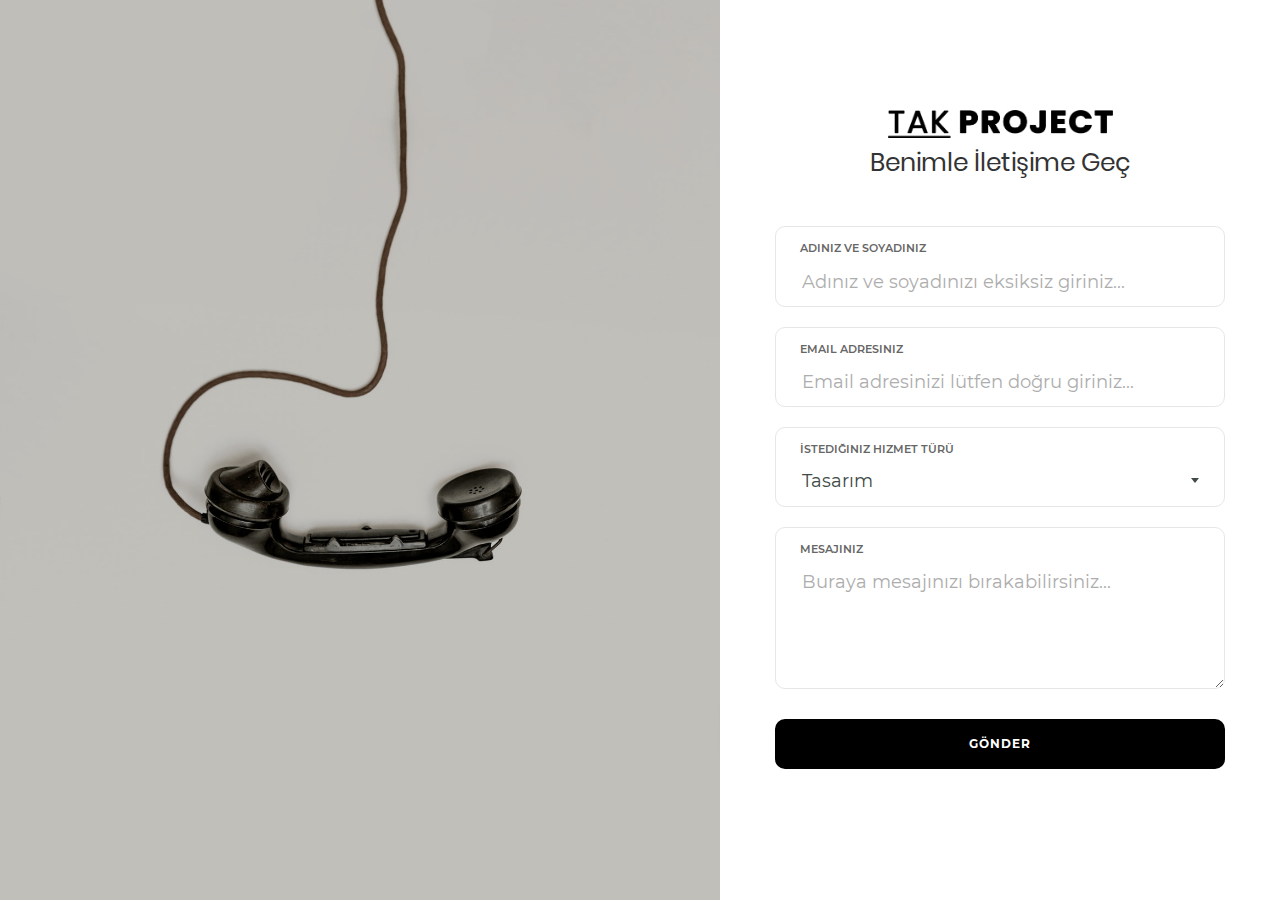
<file: iletişim/iletisim.html>
<!DOCTYPE html>
<html lang="en">
<head>
	<title>TAK PROJECT | İletişim</title>
	<meta charset="UTF-8">
	<meta name="viewport" content="width=device-width, initial-scale=1">
<!--===============================================================================================-->
	<link rel="icon" type="image/png" href="images/TAKLOGO.ico"/>
<!--===============================================================================================-->
	<link rel="stylesheet" type="text/css" href="vendor/bootstrap/css/bootstrap.min.css">
<!--===============================================================================================-->
	<link rel="stylesheet" type="text/css" href="fonts/font-awesome-4.7.0/css/font-awesome.min.css">
<!--===============================================================================================-->
	<link rel="stylesheet" type="text/css" href="fonts/Linearicons-Free-v1.0.0/icon-font.min.css">
<!--===============================================================================================-->
	<link rel="stylesheet" type="text/css" href="vendor/animate/animate.css">
<!--===============================================================================================-->
	<link rel="stylesheet" type="text/css" href="vendor/css-hamburgers/hamburgers.min.css">
<!--===============================================================================================-->
	<link rel="stylesheet" type="text/css" href="vendor/animsition/css/animsition.min.css">
<!--===============================================================================================-->
	<link rel="stylesheet" type="text/css" href="vendor/select2/select2.min.css">
<!--===============================================================================================-->
	<link rel="stylesheet" type="text/css" href="vendor/daterangepicker/daterangepicker.css">
<!--===============================================================================================-->
	<link rel="stylesheet" type="text/css" href="css/util.css">
	<link rel="stylesheet" type="text/css" href="css/main.css">
<!--===============================================================================================-->
</head>
<body>


	<div class="container-contact100">
		<div class="wrap-contact100">
			<form class="contact100-form validate-form">
				<div class="img-logo">
						<img src="images/taner-logo2.png" alt="">
				</div>
				
				<span class="contact100-form-title">
					Benimle İletişime Geç
				</span>


				<div class="wrap-input100 validate-input" data-validate="Lütfen adınızı ve soyadınızı girdiğinizden emin olun">
					<label class="label-input100" for="name">Adınız  ve Soyadınız</label>
					<input id="name" class="input100" type="text" name="name" placeholder="Adınız ve soyadınızı eksiksiz giriniz...">
					<span class="focus-input100"></span>
				</div>


				<div class="wrap-input100 validate-input" data-validate = "Doğru bir email adresi girdiğinizden emin olun">
					<label class="label-input100" for="email">Email Adresiniz</label>
					<input id="email" class="input100" type="text" name="email" placeholder="Email adresinizi lütfen doğru giriniz...">
					<span class="focus-input100"></span>
				</div>

				<div class="wrap-input100">
					<div class="label-input100">İstediğiniz Hizmet türü</div>
					<div>
						<select class="js-select2" name="service">
							<option>Tasarım</option>
							<option>Web Site</option>
							<option>Video</option>
							<option>Hepsi</option>
						</select>
						<div class="dropDownSelect2"></div>
					</div>
					<span class="focus-input100"></span>
				</div>

				<div class="wrap-input100 validate-input" data-validate = "Message is required">
					<label class="label-input100" for="message">Mesajınız</label>
					<textarea id="message" class="input100" name="message" placeholder="Buraya mesajınızı bırakabilirsiniz..."></textarea>
					<span class="focus-input100"></span>
				</div>

				<div class="container-contact100-form-btn">
					<button class="contact100-form-btn">
						Gönder
					</button>
				</div>

			</form>

			<div class="contact100-more flex-col-c-m" style="background-image: url('images/page-5.jpg');">
			</div>
		</div>
	</div>





<!--===============================================================================================-->
	<script src="vendor/jquery/jquery-3.2.1.min.js"></script>
<!--===============================================================================================-->
	<script src="vendor/animsition/js/animsition.min.js"></script>
<!--===============================================================================================-->
	<script src="vendor/bootstrap/js/popper.js"></script>
	<script src="vendor/bootstrap/js/bootstrap.min.js"></script>
<!--===============================================================================================-->
	<script src="vendor/select2/select2.min.js"></script>
	<script>
		$(".js-select2").each(function(){
			$(this).select2({
				minimumResultsForSearch: 20,
				dropdownParent: $(this).next('.dropDownSelect2')
			});
		})
		$(".js-select2").each(function(){
			$(this).on('select2:open', function (e){
				$(this).parent().next().addClass('eff-focus-selection');
			});
		});
		$(".js-select2").each(function(){
			$(this).on('select2:close', function (e){
				$(this).parent().next().removeClass('eff-focus-selection');
			});
		});

	</script>
<!--===============================================================================================-->
	<script src="vendor/daterangepicker/moment.min.js"></script>
	<script src="vendor/daterangepicker/daterangepicker.js"></script>
<!--===============================================================================================-->
	<script src="vendor/countdowntime/countdowntime.js"></script>
<!--===============================================================================================-->
	<script src="js/main.js"></script>
	<!-- Global site tag (gtag.js) - Google Analytics -->
	<script async src="https://www.googletagmanager.com/gtag/js?id=UA-23581568-13"></script>
	<script>
	  window.dataLayer = window.dataLayer || [];
	  function gtag(){dataLayer.push(arguments);}
	  gtag('js', new Date());

	  gtag('config', 'UA-23581568-13');
	</script>
</body>
</html>
</file>
<file: iletişim/vendor/daterangepicker/daterangepicker.css>
.daterangepicker {
  position: absolute;
  color: inherit;
  background-color: #fff;
  border-radius: 4px;
  width: 278px;
  padding: 4px;
  margin-top: 1px;
  top: 100px;
  left: 20px;
  /* Calendars */ }
  .daterangepicker:before, .daterangepicker:after {
    position: absolute;
    display: inline-block;
    border-bottom-color: rgba(0, 0, 0, 0.2);
    content: ''; }
  .daterangepicker:before {
    top: -7px;
    border-right: 7px solid transparent;
    border-left: 7px solid transparent;
    border-bottom: 7px solid #ccc; }
  .daterangepicker:after {
    top: -6px;
    border-right: 6px solid transparent;
    border-bottom: 6px solid #fff;
    border-left: 6px solid transparent; }
  .daterangepicker.opensleft:before {
    right: 9px; }
  .daterangepicker.opensleft:after {
    right: 10px; }
  .daterangepicker.openscenter:before {
    left: 0;
    right: 0;
    width: 0;
    margin-left: auto;
    margin-right: auto; }
  .daterangepicker.openscenter:after {
    left: 0;
    right: 0;
    width: 0;
    margin-left: auto;
    margin-right: auto; }
  .daterangepicker.opensright:before {
    left: 9px; }
  .daterangepicker.opensright:after {
    left: 10px; }
  .daterangepicker.dropup {
    margin-top: -5px; }
    .daterangepicker.dropup:before {
      top: initial;
      bottom: -7px;
      border-bottom: initial;
      border-top: 7px solid #ccc; }
    .daterangepicker.dropup:after {
      top: initial;
      bottom: -6px;
      border-bottom: initial;
      border-top: 6px solid #fff; }
  .daterangepicker.dropdown-menu {
    max-width: none;
    z-index: 3001; }
  .daterangepicker.single .ranges, .daterangepicker.single .calendar {
    float: none; }
  .daterangepicker.show-calendar .calendar {
    display: block; }
  .daterangepicker .calendar {
    display: none;
    max-width: 270px;
    margin: 4px; }
    .daterangepicker .calendar.single .calendar-table {
      border: none; }
    .daterangepicker .calendar th, .daterangepicker .calendar td {
      white-space: nowrap;
      text-align: center;
      min-width: 32px; }
  .daterangepicker .calendar-table {
    border: 1px solid #fff;
    padding: 4px;
    border-radius: 4px;
    background-color: #fff; }
  .daterangepicker table {
    width: 100%;
    margin: 0; }
  .daterangepicker td, .daterangepicker th {
    text-align: center;
    width: 20px;
    height: 20px;
    border-radius: 4px;
    border: 1px solid transparent;
    white-space: nowrap;
    cursor: pointer; }
    .daterangepicker td.available:hover, .daterangepicker th.available:hover {
      background-color: #eee;
      border-color: transparent;
      color: inherit; }
    .daterangepicker td.week, .daterangepicker th.week {
      font-size: 80%;
      color: #ccc; }
  .daterangepicker td.off, .daterangepicker td.off.in-range, .daterangepicker td.off.start-date, .daterangepicker td.off.end-date {
    background-color: #fff;
    border-color: transparent;
    color: #999; }
  .daterangepicker td.in-range {
    background-color: #ebf4f8;
    border-color: transparent;
    color: #000;
    border-radius: 0; }
  .daterangepicker td.start-date {
    border-radius: 4px 0 0 4px; }
  .daterangepicker td.end-date {
    border-radius: 0 4px 4px 0; }
  .daterangepicker td.start-date.end-date {
    border-radius: 4px; }
  .daterangepicker td.active, .daterangepicker td.active:hover {
    background-color: #357ebd;
    border-color: transparent;
    color: #fff; }
  .daterangepicker th.month {
    width: auto; }
  .daterangepicker td.disabled, .daterangepicker option.disabled {
    color: #999;
    cursor: not-allowed;
    text-decoration: line-through; }
  .daterangepicker select.monthselect, .daterangepicker select.yearselect {
    font-size: 12px;
    padding: 1px;
    height: auto;
    margin: 0;
    cursor: default; }
  .daterangepicker select.monthselect {
    margin-right: 2%;
    width: 56%; }
  .daterangepicker select.yearselect {
    width: 40%; }
  .daterangepicker select.hourselect, .daterangepicker select.minuteselect, .daterangepicker select.secondselect, .daterangepicker select.ampmselect {
    width: 50px;
    margin-bottom: 0; }
  .daterangepicker .input-mini {
    border: 1px solid #ccc;
    border-radius: 4px;
    color: #555;
    height: 30px;
    line-height: 30px;
    display: block;
    vertical-align: middle;
    margin: 0 0 5px 0;
    padding: 0 6px 0 28px;
    width: 100%; }
    .daterangepicker .input-mini.active {
      border: 1px solid #08c;
      border-radius: 4px; }
  .daterangepicker .daterangepicker_input {
    position: relative; }
    .daterangepicker .daterangepicker_input i {
      position: absolute;
      left: 8px;
      top: 8px; }
  .daterangepicker.rtl .input-mini {
    padding-right: 28px;
    padding-left: 6px; }
  .daterangepicker.rtl .daterangepicker_input i {
    left: auto;
    right: 8px; }
  .daterangepicker .calendar-time {
    text-align: center;
    margin: 5px auto;
    line-height: 30px;
    position: relative;
    padding-left: 28px; }
    .daterangepicker .calendar-time select.disabled {
      color: #ccc;
      cursor: not-allowed; }

.ranges {
  font-size: 11px;
  float: none;
  margin: 4px;
  text-align: left; }
  .ranges ul {
    list-style: none;
    margin: 0 auto;
    padding: 0;
    width: 100%; }
  .ranges li {
    font-size: 13px;
    background-color: #f5f5f5;
    border: 1px solid #f5f5f5;
    border-radius: 4px;
    color: #08c;
    padding: 3px 12px;
    margin-bottom: 8px;
    cursor: pointer; }
    .ranges li:hover {
      background-color: #08c;
      border: 1px solid #08c;
      color: #fff; }
    .ranges li.active {
      background-color: #08c;
      border: 1px solid #08c;
      color: #fff; }

/*  Larger Screen Styling */
@media (min-width: 564px) {
  .daterangepicker {
    width: auto; }
    .daterangepicker .ranges ul {
      width: 160px; }
    .daterangepicker.single .ranges ul {
      width: 100%; }
    .daterangepicker.single .calendar.left {
      clear: none; }
    .daterangepicker.single.ltr .ranges, .daterangepicker.single.ltr .calendar {
      float: left; }
    .daterangepicker.single.rtl .ranges, .daterangepicker.single.rtl .calendar {
      float: right; }
    .daterangepicker.ltr {
      direction: ltr;
      text-align: left; }
      .daterangepicker.ltr .calendar.left {
        clear: left;
        margin-right: 0; }
        .daterangepicker.ltr .calendar.left .calendar-table {
          border-right: none;
          border-top-right-radius: 0;
          border-bottom-right-radius: 0; }
      .daterangepicker.ltr .calendar.right {
        margin-left: 0; }
        .daterangepicker.ltr .calendar.right .calendar-table {
          border-left: none;
          border-top-left-radius: 0;
          border-bottom-left-radius: 0; }
      .daterangepicker.ltr .left .daterangepicker_input {
        padding-right: 12px; }
      .daterangepicker.ltr .calendar.left .calendar-table {
        padding-right: 12px; }
      .daterangepicker.ltr .ranges, .daterangepicker.ltr .calendar {
        float: left; }
    .daterangepicker.rtl {
      direction: rtl;
      text-align: right; }
      .daterangepicker.rtl .calendar.left {
        clear: right;
        margin-left: 0; }
        .daterangepicker.rtl .calendar.left .calendar-table {
          border-left: none;
          border-top-left-radius: 0;
          border-bottom-left-radius: 0; }
      .daterangepicker.rtl .calendar.right {
        margin-right: 0; }
        .daterangepicker.rtl .calendar.right .calendar-table {
          border-right: none;
          border-top-right-radius: 0;
          border-bottom-right-radius: 0; }
      .daterangepicker.rtl .left .daterangepicker_input {
        padding-left: 12px; }
      .daterangepicker.rtl .calendar.left .calendar-table {
        padding-left: 12px; }
      .daterangepicker.rtl .ranges, .daterangepicker.rtl .calendar {
        text-align: right;
        float: right; } }
@media (min-width: 730px) {
  .daterangepicker .ranges {
    width: auto; }
  .daterangepicker.ltr .ranges {
    float: left; }
  .daterangepicker.rtl .ranges {
    float: right; }
  .daterangepicker .calendar.left {
    clear: none !important; } }
</file>
<file: iletişim/css/util.css>
/*[ FONT SIZE ]
///////////////////////////////////////////////////////////
*/
.fs-1 {font-size: 1px;}
.fs-2 {font-size: 2px;}
.fs-3 {font-size: 3px;}
.fs-4 {font-size: 4px;}
.fs-5 {font-size: 5px;}
.fs-6 {font-size: 6px;}
.fs-7 {font-size: 7px;}
.fs-8 {font-size: 8px;}
.fs-9 {font-size: 9px;}
.fs-10 {font-size: 10px;}
.fs-11 {font-size: 11px;}
.fs-12 {font-size: 12px;}
.fs-13 {font-size: 13px;}
.fs-14 {font-size: 14px;}
.fs-15 {font-size: 15px;}
.fs-16 {font-size: 16px;}
.fs-17 {font-size: 17px;}
.fs-18 {font-size: 18px;}
.fs-19 {font-size: 19px;}
.fs-20 {font-size: 20px;}
.fs-21 {font-size: 21px;}
.fs-22 {font-size: 22px;}
.fs-23 {font-size: 23px;}
.fs-24 {font-size: 24px;}
.fs-25 {font-size: 25px;}
.fs-26 {font-size: 26px;}
.fs-27 {font-size: 27px;}
.fs-28 {font-size: 28px;}
.fs-29 {font-size: 29px;}
.fs-30 {font-size: 30px;}
.fs-31 {font-size: 31px;}
.fs-32 {font-size: 32px;}
.fs-33 {font-size: 33px;}
.fs-34 {font-size: 34px;}
.fs-35 {font-size: 35px;}
.fs-36 {font-size: 36px;}
.fs-37 {font-size: 37px;}
.fs-38 {font-size: 38px;}
.fs-39 {font-size: 39px;}
.fs-40 {font-size: 40px;}
.fs-41 {font-size: 41px;}
.fs-42 {font-size: 42px;}
.fs-43 {font-size: 43px;}
.fs-44 {font-size: 44px;}
.fs-45 {font-size: 45px;}
.fs-46 {font-size: 46px;}
.fs-47 {font-size: 47px;}
.fs-48 {font-size: 48px;}
.fs-49 {font-size: 49px;}
.fs-50 {font-size: 50px;}
.fs-51 {font-size: 51px;}
.fs-52 {font-size: 52px;}
.fs-53 {font-size: 53px;}
.fs-54 {font-size: 54px;}
.fs-55 {font-size: 55px;}
.fs-56 {font-size: 56px;}
.fs-57 {font-size: 57px;}
.fs-58 {font-size: 58px;}
.fs-59 {font-size: 59px;}
.fs-60 {font-size: 60px;}
.fs-61 {font-size: 61px;}
.fs-62 {font-size: 62px;}
.fs-63 {font-size: 63px;}
.fs-64 {font-size: 64px;}
.fs-65 {font-size: 65px;}
.fs-66 {font-size: 66px;}
.fs-67 {font-size: 67px;}
.fs-68 {font-size: 68px;}
.fs-69 {font-size: 69px;}
.fs-70 {font-size: 70px;}
.fs-71 {font-size: 71px;}
.fs-72 {font-size: 72px;}
.fs-73 {font-size: 73px;}
.fs-74 {font-size: 74px;}
.fs-75 {font-size: 75px;}
.fs-76 {font-size: 76px;}
.fs-77 {font-size: 77px;}
.fs-78 {font-size: 78px;}
.fs-79 {font-size: 79px;}
.fs-80 {font-size: 80px;}
.fs-81 {font-size: 81px;}
.fs-82 {font-size: 82px;}
.fs-83 {font-size: 83px;}
.fs-84 {font-size: 84px;}
.fs-85 {font-size: 85px;}
.fs-86 {font-size: 86px;}
.fs-87 {font-size: 87px;}
.fs-88 {font-size: 88px;}
.fs-89 {font-size: 89px;}
.fs-90 {font-size: 90px;}
.fs-91 {font-size: 91px;}
.fs-92 {font-size: 92px;}
.fs-93 {font-size: 93px;}
.fs-94 {font-size: 94px;}
.fs-95 {font-size: 95px;}
.fs-96 {font-size: 96px;}
.fs-97 {font-size: 97px;}
.fs-98 {font-size: 98px;}
.fs-99 {font-size: 99px;}
.fs-100 {font-size: 100px;}
.fs-101 {font-size: 101px;}
.fs-102 {font-size: 102px;}
.fs-103 {font-size: 103px;}
.fs-104 {font-size: 104px;}
.fs-105 {font-size: 105px;}
.fs-106 {font-size: 106px;}
.fs-107 {font-size: 107px;}
.fs-108 {font-size: 108px;}
.fs-109 {font-size: 109px;}
.fs-110 {font-size: 110px;}
.fs-111 {font-size: 111px;}
.fs-112 {font-size: 112px;}
.fs-113 {font-size: 113px;}
.fs-114 {font-size: 114px;}
.fs-115 {font-size: 115px;}
.fs-116 {font-size: 116px;}
.fs-117 {font-size: 117px;}
.fs-118 {font-size: 118px;}
.fs-119 {font-size: 119px;}
.fs-120 {font-size: 120px;}
.fs-121 {font-size: 121px;}
.fs-122 {font-size: 122px;}
.fs-123 {font-size: 123px;}
.fs-124 {font-size: 124px;}
.fs-125 {font-size: 125px;}
.fs-126 {font-size: 126px;}
.fs-127 {font-size: 127px;}
.fs-128 {font-size: 128px;}
.fs-129 {font-size: 129px;}
.fs-130 {font-size: 130px;}
.fs-131 {font-size: 131px;}
.fs-132 {font-size: 132px;}
.fs-133 {font-size: 133px;}
.fs-134 {font-size: 134px;}
.fs-135 {font-size: 135px;}
.fs-136 {font-size: 136px;}
.fs-137 {font-size: 137px;}
.fs-138 {font-size: 138px;}
.fs-139 {font-size: 139px;}
.fs-140 {font-size: 140px;}
.fs-141 {font-size: 141px;}
.fs-142 {font-size: 142px;}
.fs-143 {font-size: 143px;}
.fs-144 {font-size: 144px;}
.fs-145 {font-size: 145px;}
.fs-146 {font-size: 146px;}
.fs-147 {font-size: 147px;}
.fs-148 {font-size: 148px;}
.fs-149 {font-size: 149px;}
.fs-150 {font-size: 150px;}
.fs-151 {font-size: 151px;}
.fs-152 {font-size: 152px;}
.fs-153 {font-size: 153px;}
.fs-154 {font-size: 154px;}
.fs-155 {font-size: 155px;}
.fs-156 {font-size: 156px;}
.fs-157 {font-size: 157px;}
.fs-158 {font-size: 158px;}
.fs-159 {font-size: 159px;}
.fs-160 {font-size: 160px;}
.fs-161 {font-size: 161px;}
.fs-162 {font-size: 162px;}
.fs-163 {font-size: 163px;}
.fs-164 {font-size: 164px;}
.fs-165 {font-size: 165px;}
.fs-166 {font-size: 166px;}
.fs-167 {font-size: 167px;}
.fs-168 {font-size: 168px;}
.fs-169 {font-size: 169px;}
.fs-170 {font-size: 170px;}
.fs-171 {font-size: 171px;}
.fs-172 {font-size: 172px;}
.fs-173 {font-size: 173px;}
.fs-174 {font-size: 174px;}
.fs-175 {font-size: 175px;}
.fs-176 {font-size: 176px;}
.fs-177 {font-size: 177px;}
.fs-178 {font-size: 178px;}
.fs-179 {font-size: 179px;}
.fs-180 {font-size: 180px;}
.fs-181 {font-size: 181px;}
.fs-182 {font-size: 182px;}
.fs-183 {font-size: 183px;}
.fs-184 {font-size: 184px;}
.fs-185 {font-size: 185px;}
.fs-186 {font-size: 186px;}
.fs-187 {font-size: 187px;}
.fs-188 {font-size: 188px;}
.fs-189 {font-size: 189px;}
.fs-190 {font-size: 190px;}
.fs-191 {font-size: 191px;}
.fs-192 {font-size: 192px;}
.fs-193 {font-size: 193px;}
.fs-194 {font-size: 194px;}
.fs-195 {font-size: 195px;}
.fs-196 {font-size: 196px;}
.fs-197 {font-size: 197px;}
.fs-198 {font-size: 198px;}
.fs-199 {font-size: 199px;}
.fs-200 {font-size: 200px;}

/*[ PADDING ]
///////////////////////////////////////////////////////////
*/
.p-t-0 {padding-top: 0px;}
.p-t-1 {padding-top: 1px;}
.p-t-2 {padding-top: 2px;}
.p-t-3 {padding-top: 3px;}
.p-t-4 {padding-top: 4px;}
.p-t-5 {padding-top: 5px;}
.p-t-6 {padding-top: 6px;}
.p-t-7 {padding-top: 7px;}
.p-t-8 {padding-top: 8px;}
.p-t-9 {padding-top: 9px;}
.p-t-10 {padding-top: 10px;}
.p-t-11 {padding-top: 11px;}
.p-t-12 {padding-top: 12px;}
.p-t-13 {padding-top: 13px;}
.p-t-14 {padding-top: 14px;}
.p-t-15 {padding-top: 15px;}
.p-t-16 {padding-top: 16px;}
.p-t-17 {padding-top: 17px;}
.p-t-18 {padding-top: 18px;}
.p-t-19 {padding-top: 19px;}
.p-t-20 {padding-top: 20px;}
.p-t-21 {padding-top: 21px;}
.p-t-22 {padding-top: 22px;}
.p-t-23 {padding-top: 23px;}
.p-t-24 {padding-top: 24px;}
.p-t-25 {padding-top: 25px;}
.p-t-26 {padding-top: 26px;}
.p-t-27 {padding-top: 27px;}
.p-t-28 {padding-top: 28px;}
.p-t-29 {padding-top: 29px;}
.p-t-30 {padding-top: 30px;}
.p-t-31 {padding-top: 31px;}
.p-t-32 {padding-top: 32px;}
.p-t-33 {padding-top: 33px;}
.p-t-34 {padding-top: 34px;}
.p-t-35 {padding-top: 35px;}
.p-t-36 {padding-top: 36px;}
.p-t-37 {padding-top: 37px;}
.p-t-38 {padding-top: 38px;}
.p-t-39 {padding-top: 39px;}
.p-t-40 {padding-top: 40px;}
.p-t-41 {padding-top: 41px;}
.p-t-42 {padding-top: 42px;}
.p-t-43 {padding-top: 43px;}
.p-t-44 {padding-top: 44px;}
.p-t-45 {padding-top: 45px;}
.p-t-46 {padding-top: 46px;}
.p-t-47 {padding-top: 47px;}
.p-t-48 {padding-top: 48px;}
.p-t-49 {padding-top: 49px;}
.p-t-50 {padding-top: 50px;}
.p-t-51 {padding-top: 51px;}
.p-t-52 {padding-top: 52px;}
.p-t-53 {padding-top: 53px;}
.p-t-54 {padding-top: 54px;}
.p-t-55 {padding-top: 55px;}
.p-t-56 {padding-top: 56px;}
.p-t-57 {padding-top: 57px;}
.p-t-58 {padding-top: 58px;}
.p-t-59 {padding-top: 59px;}
.p-t-60 {padding-top: 60px;}
.p-t-61 {padding-top: 61px;}
.p-t-62 {padding-top: 62px;}
.p-t-63 {padding-top: 63px;}
.p-t-64 {padding-top: 64px;}
.p-t-65 {padding-top: 65px;}
.p-t-66 {padding-top: 66px;}
.p-t-67 {padding-top: 67px;}
.p-t-68 {padding-top: 68px;}
.p-t-69 {padding-top: 69px;}
.p-t-70 {padding-top: 70px;}
.p-t-71 {padding-top: 71px;}
.p-t-72 {padding-top: 72px;}
.p-t-73 {padding-top: 73px;}
.p-t-74 {padding-top: 74px;}
.p-t-75 {padding-top: 75px;}
.p-t-76 {padding-top: 76px;}
.p-t-77 {padding-top: 77px;}
.p-t-78 {padding-top: 78px;}
.p-t-79 {padding-top: 79px;}
.p-t-80 {padding-top: 80px;}
.p-t-81 {padding-top: 81px;}
.p-t-82 {padding-top: 82px;}
.p-t-83 {padding-top: 83px;}
.p-t-84 {padding-top: 84px;}
.p-t-85 {padding-top: 85px;}
.p-t-86 {padding-top: 86px;}
.p-t-87 {padding-top: 87px;}
.p-t-88 {padding-top: 88px;}
.p-t-89 {padding-top: 89px;}
.p-t-90 {padding-top: 90px;}
.p-t-91 {padding-top: 91px;}
.p-t-92 {padding-top: 92px;}
.p-t-93 {padding-top: 93px;}
.p-t-94 {padding-top: 94px;}
.p-t-95 {padding-top: 95px;}
.p-t-96 {padding-top: 96px;}
.p-t-97 {padding-top: 97px;}
.p-t-98 {padding-top: 98px;}
.p-t-99 {padding-top: 99px;}
.p-t-100 {padding-top: 100px;}
.p-t-101 {padding-top: 101px;}
.p-t-102 {padding-top: 102px;}
.p-t-103 {padding-top: 103px;}
.p-t-104 {padding-top: 104px;}
.p-t-105 {padding-top: 105px;}
.p-t-106 {padding-top: 106px;}
.p-t-107 {padding-top: 107px;}
.p-t-108 {padding-top: 108px;}
.p-t-109 {padding-top: 109px;}
.p-t-110 {padding-top: 110px;}
.p-t-111 {padding-top: 111px;}
.p-t-112 {padding-top: 112px;}
.p-t-113 {padding-top: 113px;}
.p-t-114 {padding-top: 114px;}
.p-t-115 {padding-top: 115px;}
.p-t-116 {padding-top: 116px;}
.p-t-117 {padding-top: 117px;}
.p-t-118 {padding-top: 118px;}
.p-t-119 {padding-top: 119px;}
.p-t-120 {padding-top: 120px;}
.p-t-121 {padding-top: 121px;}
.p-t-122 {padding-top: 122px;}
.p-t-123 {padding-top: 123px;}
.p-t-124 {padding-top: 124px;}
.p-t-125 {padding-top: 125px;}
.p-t-126 {padding-top: 126px;}
.p-t-127 {padding-top: 127px;}
.p-t-128 {padding-top: 128px;}
.p-t-129 {padding-top: 129px;}
.p-t-130 {padding-top: 130px;}
.p-t-131 {padding-top: 131px;}
.p-t-132 {padding-top: 132px;}
.p-t-133 {padding-top: 133px;}
.p-t-134 {padding-top: 134px;}
.p-t-135 {padding-top: 135px;}
.p-t-136 {padding-top: 136px;}
.p-t-137 {padding-top: 137px;}
.p-t-138 {padding-top: 138px;}
.p-t-139 {padding-top: 139px;}
.p-t-140 {padding-top: 140px;}
.p-t-141 {padding-top: 141px;}
.p-t-142 {padding-top: 142px;}
.p-t-143 {padding-top: 143px;}
.p-t-144 {padding-top: 144px;}
.p-t-145 {padding-top: 145px;}
.p-t-146 {padding-top: 146px;}
.p-t-147 {padding-top: 147px;}
.p-t-148 {padding-top: 148px;}
.p-t-149 {padding-top: 149px;}
.p-t-150 {padding-top: 150px;}
.p-t-151 {padding-top: 151px;}
.p-t-152 {padding-top: 152px;}
.p-t-153 {padding-top: 153px;}
.p-t-154 {padding-top: 154px;}
.p-t-155 {padding-top: 155px;}
.p-t-156 {padding-top: 156px;}
.p-t-157 {padding-top: 157px;}
.p-t-158 {padding-top: 158px;}
.p-t-159 {padding-top: 159px;}
.p-t-160 {padding-top: 160px;}
.p-t-161 {padding-top: 161px;}
.p-t-162 {padding-top: 162px;}
.p-t-163 {padding-top: 163px;}
.p-t-164 {padding-top: 164px;}
.p-t-165 {padding-top: 165px;}
.p-t-166 {padding-top: 166px;}
.p-t-167 {padding-top: 167px;}
.p-t-168 {padding-top: 168px;}
.p-t-169 {padding-top: 169px;}
.p-t-170 {padding-top: 170px;}
.p-t-171 {padding-top: 171px;}
.p-t-172 {padding-top: 172px;}
.p-t-173 {padding-top: 173px;}
.p-t-174 {padding-top: 174px;}
.p-t-175 {padding-top: 175px;}
.p-t-176 {padding-top: 176px;}
.p-t-177 {padding-top: 177px;}
.p-t-178 {padding-top: 178px;}
.p-t-179 {padding-top: 179px;}
.p-t-180 {padding-top: 180px;}
.p-t-181 {padding-top: 181px;}
.p-t-182 {padding-top: 182px;}
.p-t-183 {padding-top: 183px;}
.p-t-184 {padding-top: 184px;}
.p-t-185 {padding-top: 185px;}
.p-t-186 {padding-top: 186px;}
.p-t-187 {padding-top: 187px;}
.p-t-188 {padding-top: 188px;}
.p-t-189 {padding-top: 189px;}
.p-t-190 {padding-top: 190px;}
.p-t-191 {padding-top: 191px;}
.p-t-192 {padding-top: 192px;}
.p-t-193 {padding-top: 193px;}
.p-t-194 {padding-top: 194px;}
.p-t-195 {padding-top: 195px;}
.p-t-196 {padding-top: 196px;}
.p-t-197 {padding-top: 197px;}
.p-t-198 {padding-top: 198px;}
.p-t-199 {padding-top: 199px;}
.p-t-200 {padding-top: 200px;}
.p-t-201 {padding-top: 201px;}
.p-t-202 {padding-top: 202px;}
.p-t-203 {padding-top: 203px;}
.p-t-204 {padding-top: 204px;}
.p-t-205 {padding-top: 205px;}
.p-t-206 {padding-top: 206px;}
.p-t-207 {padding-top: 207px;}
.p-t-208 {padding-top: 208px;}
.p-t-209 {padding-top: 209px;}
.p-t-210 {padding-top: 210px;}
.p-t-211 {padding-top: 211px;}
.p-t-212 {padding-top: 212px;}
.p-t-213 {padding-top: 213px;}
.p-t-214 {padding-top: 214px;}
.p-t-215 {padding-top: 215px;}
.p-t-216 {padding-top: 216px;}
.p-t-217 {padding-top: 217px;}
.p-t-218 {padding-top: 218px;}
.p-t-219 {padding-top: 219px;}
.p-t-220 {padding-top: 220px;}
.p-t-221 {padding-top: 221px;}
.p-t-222 {padding-top: 222px;}
.p-t-223 {padding-top: 223px;}
.p-t-224 {padding-top: 224px;}
.p-t-225 {padding-top: 225px;}
.p-t-226 {padding-top: 226px;}
.p-t-227 {padding-top: 227px;}
.p-t-228 {padding-top: 228px;}
.p-t-229 {padding-top: 229px;}
.p-t-230 {padding-top: 230px;}
.p-t-231 {padding-top: 231px;}
.p-t-232 {padding-top: 232px;}
.p-t-233 {padding-top: 233px;}
.p-t-234 {padding-top: 234px;}
.p-t-235 {padding-top: 235px;}
.p-t-236 {padding-top: 236px;}
.p-t-237 {padding-top: 237px;}
.p-t-238 {padding-top: 238px;}
.p-t-239 {padding-top: 239px;}
.p-t-240 {padding-top: 240px;}
.p-t-241 {padding-top: 241px;}
.p-t-242 {padding-top: 242px;}
.p-t-243 {padding-top: 243px;}
.p-t-244 {padding-top: 244px;}
.p-t-245 {padding-top: 245px;}
.p-t-246 {padding-top: 246px;}
.p-t-247 {padding-top: 247px;}
.p-t-248 {padding-top: 248px;}
.p-t-249 {padding-top: 249px;}
.p-t-250 {padding-top: 250px;}
.p-b-0 {padding-bottom: 0px;}
.p-b-1 {padding-bottom: 1px;}
.p-b-2 {padding-bottom: 2px;}
.p-b-3 {padding-bottom: 3px;}
.p-b-4 {padding-bottom: 4px;}
.p-b-5 {padding-bottom: 5px;}
.p-b-6 {padding-bottom: 6px;}
.p-b-7 {padding-bottom: 7px;}
.p-b-8 {padding-bottom: 8px;}
.p-b-9 {padding-bottom: 9px;}
.p-b-10 {padding-bottom: 10px;}
.p-b-11 {padding-bottom: 11px;}
.p-b-12 {padding-bottom: 12px;}
.p-b-13 {padding-bottom: 13px;}
.p-b-14 {padding-bottom: 14px;}
.p-b-15 {padding-bottom: 15px;}
.p-b-16 {padding-bottom: 16px;}
.p-b-17 {padding-bottom: 17px;}
.p-b-18 {padding-bottom: 18px;}
.p-b-19 {padding-bottom: 19px;}
.p-b-20 {padding-bottom: 20px;}
.p-b-21 {padding-bottom: 21px;}
.p-b-22 {padding-bottom: 22px;}
.p-b-23 {padding-bottom: 23px;}
.p-b-24 {padding-bottom: 24px;}
.p-b-25 {padding-bottom: 25px;}
.p-b-26 {padding-bottom: 26px;}
.p-b-27 {padding-bottom: 27px;}
.p-b-28 {padding-bottom: 28px;}
.p-b-29 {padding-bottom: 29px;}
.p-b-30 {padding-bottom: 30px;}
.p-b-31 {padding-bottom: 31px;}
.p-b-32 {padding-bottom: 32px;}
.p-b-33 {padding-bottom: 33px;}
.p-b-34 {padding-bottom: 34px;}
.p-b-35 {padding-bottom: 35px;}
.p-b-36 {padding-bottom: 36px;}
.p-b-37 {padding-bottom: 37px;}
.p-b-38 {padding-bottom: 38px;}
.p-b-39 {padding-bottom: 39px;}
.p-b-40 {padding-bottom: 40px;}
.p-b-41 {padding-bottom: 41px;}
.p-b-42 {padding-bottom: 42px;}
.p-b-43 {padding-bottom: 43px;}
.p-b-44 {padding-bottom: 44px;}
.p-b-45 {padding-bottom: 45px;}
.p-b-46 {padding-bottom: 46px;}
.p-b-47 {padding-bottom: 47px;}
.p-b-48 {padding-bottom: 48px;}
.p-b-49 {padding-bottom: 49px;}
.p-b-50 {padding-bottom: 50px;}
.p-b-51 {padding-bottom: 51px;}
.p-b-52 {padding-bottom: 52px;}
.p-b-53 {padding-bottom: 53px;}
.p-b-54 {padding-bottom: 54px;}
.p-b-55 {padding-bottom: 55px;}
.p-b-56 {padding-bottom: 56px;}
.p-b-57 {padding-bottom: 57px;}
.p-b-58 {padding-bottom: 58px;}
.p-b-59 {padding-bottom: 59px;}
.p-b-60 {padding-bottom: 60px;}
.p-b-61 {padding-bottom: 61px;}
.p-b-62 {padding-bottom: 62px;}
.p-b-63 {padding-bottom: 63px;}
.p-b-64 {padding-bottom: 64px;}
.p-b-65 {padding-bottom: 65px;}
.p-b-66 {padding-bottom: 66px;}
.p-b-67 {padding-bottom: 67px;}
.p-b-68 {padding-bottom: 68px;}
.p-b-69 {padding-bottom: 69px;}
.p-b-70 {padding-bottom: 70px;}
.p-b-71 {padding-bottom: 71px;}
.p-b-72 {padding-bottom: 72px;}
.p-b-73 {padding-bottom: 73px;}
.p-b-74 {padding-bottom: 74px;}
.p-b-75 {padding-bottom: 75px;}
.p-b-76 {padding-bottom: 76px;}
.p-b-77 {padding-bottom: 77px;}
.p-b-78 {padding-bottom: 78px;}
.p-b-79 {padding-bottom: 79px;}
.p-b-80 {padding-bottom: 80px;}
.p-b-81 {padding-bottom: 81px;}
.p-b-82 {padding-bottom: 82px;}
.p-b-83 {padding-bottom: 83px;}
.p-b-84 {padding-bottom: 84px;}
.p-b-85 {padding-bottom: 85px;}
.p-b-86 {padding-bottom: 86px;}
.p-b-87 {padding-bottom: 87px;}
.p-b-88 {padding-bottom: 88px;}
.p-b-89 {padding-bottom: 89px;}
.p-b-90 {padding-bottom: 90px;}
.p-b-91 {padding-bottom: 91px;}
.p-b-92 {padding-bottom: 92px;}
.p-b-93 {padding-bottom: 93px;}
.p-b-94 {padding-bottom: 94px;}
.p-b-95 {padding-bottom: 95px;}
.p-b-96 {padding-bottom: 96px;}
.p-b-97 {padding-bottom: 97px;}
.p-b-98 {padding-bottom: 98px;}
.p-b-99 {padding-bottom: 99px;}
.p-b-100 {padding-bottom: 100px;}
.p-b-101 {padding-bottom: 101px;}
.p-b-102 {padding-bottom: 102px;}
.p-b-103 {padding-bottom: 103px;}
.p-b-104 {padding-bottom: 104px;}
.p-b-105 {padding-bottom: 105px;}
.p-b-106 {padding-bottom: 106px;}
.p-b-107 {padding-bottom: 107px;}
.p-b-108 {padding-bottom: 108px;}
.p-b-109 {padding-bottom: 109px;}
.p-b-110 {padding-bottom: 110px;}
.p-b-111 {padding-bottom: 111px;}
.p-b-112 {padding-bottom: 112px;}
.p-b-113 {padding-bottom: 113px;}
.p-b-114 {padding-bottom: 114px;}
.p-b-115 {padding-bottom: 115px;}
.p-b-116 {padding-bottom: 116px;}
.p-b-117 {padding-bottom: 117px;}
.p-b-118 {padding-bottom: 118px;}
.p-b-119 {padding-bottom: 119px;}
.p-b-120 {padding-bottom: 120px;}
.p-b-121 {padding-bottom: 121px;}
.p-b-122 {padding-bottom: 122px;}
.p-b-123 {padding-bottom: 123px;}
.p-b-124 {padding-bottom: 124px;}
.p-b-125 {padding-bottom: 125px;}
.p-b-126 {padding-bottom: 126px;}
.p-b-127 {padding-bottom: 127px;}
.p-b-128 {padding-bottom: 128px;}
.p-b-129 {padding-bottom: 129px;}
.p-b-130 {padding-bottom: 130px;}
.p-b-131 {padding-bottom: 131px;}
.p-b-132 {padding-bottom: 132px;}
.p-b-133 {padding-bottom: 133px;}
.p-b-134 {padding-bottom: 134px;}
.p-b-135 {padding-bottom: 135px;}
.p-b-136 {padding-bottom: 136px;}
.p-b-137 {padding-bottom: 137px;}
.p-b-138 {padding-bottom: 138px;}
.p-b-139 {padding-bottom: 139px;}
.p-b-140 {padding-bottom: 140px;}
.p-b-141 {padding-bottom: 141px;}
.p-b-142 {padding-bottom: 142px;}
.p-b-143 {padding-bottom: 143px;}
.p-b-144 {padding-bottom: 144px;}
.p-b-145 {padding-bottom: 145px;}
.p-b-146 {padding-bottom: 146px;}
.p-b-147 {padding-bottom: 147px;}
.p-b-148 {padding-bottom: 148px;}
.p-b-149 {padding-bottom: 149px;}
.p-b-150 {padding-bottom: 150px;}
.p-b-151 {padding-bottom: 151px;}
.p-b-152 {padding-bottom: 152px;}
.p-b-153 {padding-bottom: 153px;}
.p-b-154 {padding-bottom: 154px;}
.p-b-155 {padding-bottom: 155px;}
.p-b-156 {padding-bottom: 156px;}
.p-b-157 {padding-bottom: 157px;}
.p-b-158 {padding-bottom: 158px;}
.p-b-159 {padding-bottom: 159px;}
.p-b-160 {padding-bottom: 160px;}
.p-b-161 {padding-bottom: 161px;}
.p-b-162 {padding-bottom: 162px;}
.p-b-163 {padding-bottom: 163px;}
.p-b-164 {padding-bottom: 164px;}
.p-b-165 {padding-bottom: 165px;}
.p-b-166 {padding-bottom: 166px;}
.p-b-167 {padding-bottom: 167px;}
.p-b-168 {padding-bottom: 168px;}
.p-b-169 {padding-bottom: 169px;}
.p-b-170 {padding-bottom: 170px;}
.p-b-171 {padding-bottom: 171px;}
.p-b-172 {padding-bottom: 172px;}
.p-b-173 {padding-bottom: 173px;}
.p-b-174 {padding-bottom: 174px;}
.p-b-175 {padding-bottom: 175px;}
.p-b-176 {padding-bottom: 176px;}
.p-b-177 {padding-bottom: 177px;}
.p-b-178 {padding-bottom: 178px;}
.p-b-179 {padding-bottom: 179px;}
.p-b-180 {padding-bottom: 180px;}
.p-b-181 {padding-bottom: 181px;}
.p-b-182 {padding-bottom: 182px;}
.p-b-183 {padding-bottom: 183px;}
.p-b-184 {padding-bottom: 184px;}
.p-b-185 {padding-bottom: 185px;}
.p-b-186 {padding-bottom: 186px;}
.p-b-187 {padding-bottom: 187px;}
.p-b-188 {padding-bottom: 188px;}
.p-b-189 {padding-bottom: 189px;}
.p-b-190 {padding-bottom: 190px;}
.p-b-191 {padding-bottom: 191px;}
.p-b-192 {padding-bottom: 192px;}
.p-b-193 {padding-bottom: 193px;}
.p-b-194 {padding-bottom: 194px;}
.p-b-195 {padding-bottom: 195px;}
.p-b-196 {padding-bottom: 196px;}
.p-b-197 {padding-bottom: 197px;}
.p-b-198 {padding-bottom: 198px;}
.p-b-199 {padding-bottom: 199px;}
.p-b-200 {padding-bottom: 200px;}
.p-b-201 {padding-bottom: 201px;}
.p-b-202 {padding-bottom: 202px;}
.p-b-203 {padding-bottom: 203px;}
.p-b-204 {padding-bottom: 204px;}
.p-b-205 {padding-bottom: 205px;}
.p-b-206 {padding-bottom: 206px;}
.p-b-207 {padding-bottom: 207px;}
.p-b-208 {padding-bottom: 208px;}
.p-b-209 {padding-bottom: 209px;}
.p-b-210 {padding-bottom: 210px;}
.p-b-211 {padding-bottom: 211px;}
.p-b-212 {padding-bottom: 212px;}
.p-b-213 {padding-bottom: 213px;}
.p-b-214 {padding-bottom: 214px;}
.p-b-215 {padding-bottom: 215px;}
.p-b-216 {padding-bottom: 216px;}
.p-b-217 {padding-bottom: 217px;}
.p-b-218 {padding-bottom: 218px;}
.p-b-219 {padding-bottom: 219px;}
.p-b-220 {padding-bottom: 220px;}
.p-b-221 {padding-bottom: 221px;}
.p-b-222 {padding-bottom: 222px;}
.p-b-223 {padding-bottom: 223px;}
.p-b-224 {padding-bottom: 224px;}
.p-b-225 {padding-bottom: 225px;}
.p-b-226 {padding-bottom: 226px;}
.p-b-227 {padding-bottom: 227px;}
.p-b-228 {padding-bottom: 228px;}
.p-b-229 {padding-bottom: 229px;}
.p-b-230 {padding-bottom: 230px;}
.p-b-231 {padding-bottom: 231px;}
.p-b-232 {padding-bottom: 232px;}
.p-b-233 {padding-bottom: 233px;}
.p-b-234 {padding-bottom: 234px;}
.p-b-235 {padding-bottom: 235px;}
.p-b-236 {padding-bottom: 236px;}
.p-b-237 {padding-bottom: 237px;}
.p-b-238 {padding-bottom: 238px;}
.p-b-239 {padding-bottom: 239px;}
.p-b-240 {padding-bottom: 240px;}
.p-b-241 {padding-bottom: 241px;}
.p-b-242 {padding-bottom: 242px;}
.p-b-243 {padding-bottom: 243px;}
.p-b-244 {padding-bottom: 244px;}
.p-b-245 {padding-bottom: 245px;}
.p-b-246 {padding-bottom: 246px;}
.p-b-247 {padding-bottom: 247px;}
.p-b-248 {padding-bottom: 248px;}
.p-b-249 {padding-bottom: 249px;}
.p-b-250 {padding-bottom: 250px;}
.p-l-0 {padding-left: 0px;}
.p-l-1 {padding-left: 1px;}
.p-l-2 {padding-left: 2px;}
.p-l-3 {padding-left: 3px;}
.p-l-4 {padding-left: 4px;}
.p-l-5 {padding-left: 5px;}
.p-l-6 {padding-left: 6px;}
.p-l-7 {padding-left: 7px;}
.p-l-8 {padding-left: 8px;}
.p-l-9 {padding-left: 9px;}
.p-l-10 {padding-left: 10px;}
.p-l-11 {padding-left: 11px;}
.p-l-12 {padding-left: 12px;}
.p-l-13 {padding-left: 13px;}
.p-l-14 {padding-left: 14px;}
.p-l-15 {padding-left: 15px;}
.p-l-16 {padding-left: 16px;}
.p-l-17 {padding-left: 17px;}
.p-l-18 {padding-left: 18px;}
.p-l-19 {padding-left: 19px;}
.p-l-20 {padding-left: 20px;}
.p-l-21 {padding-left: 21px;}
.p-l-22 {padding-left: 22px;}
.p-l-23 {padding-left: 23px;}
.p-l-24 {padding-left: 24px;}
.p-l-25 {padding-left: 25px;}
.p-l-26 {padding-left: 26px;}
.p-l-27 {padding-left: 27px;}
.p-l-28 {padding-left: 28px;}
.p-l-29 {padding-left: 29px;}
.p-l-30 {padding-left: 30px;}
.p-l-31 {padding-left: 31px;}
.p-l-32 {padding-left: 32px;}
.p-l-33 {padding-left: 33px;}
.p-l-34 {padding-left: 34px;}
.p-l-35 {padding-left: 35px;}
.p-l-36 {padding-left: 36px;}
.p-l-37 {padding-left: 37px;}
.p-l-38 {padding-left: 38px;}
.p-l-39 {padding-left: 39px;}
.p-l-40 {padding-left: 40px;}
.p-l-41 {padding-left: 41px;}
.p-l-42 {padding-left: 42px;}
.p-l-43 {padding-left: 43px;}
.p-l-44 {padding-left: 44px;}
.p-l-45 {padding-left: 45px;}
.p-l-46 {padding-left: 46px;}
.p-l-47 {padding-left: 47px;}
.p-l-48 {padding-left: 48px;}
.p-l-49 {padding-left: 49px;}
.p-l-50 {padding-left: 50px;}
.p-l-51 {padding-left: 51px;}
.p-l-52 {padding-left: 52px;}
.p-l-53 {padding-left: 53px;}
.p-l-54 {padding-left: 54px;}
.p-l-55 {padding-left: 55px;}
.p-l-56 {padding-left: 56px;}
.p-l-57 {padding-left: 57px;}
.p-l-58 {padding-left: 58px;}
.p-l-59 {padding-left: 59px;}
.p-l-60 {padding-left: 60px;}
.p-l-61 {padding-left: 61px;}
.p-l-62 {padding-left: 62px;}
.p-l-63 {padding-left: 63px;}
.p-l-64 {padding-left: 64px;}
.p-l-65 {padding-left: 65px;}
.p-l-66 {padding-left: 66px;}
.p-l-67 {padding-left: 67px;}
.p-l-68 {padding-left: 68px;}
.p-l-69 {padding-left: 69px;}
.p-l-70 {padding-left: 70px;}
.p-l-71 {padding-left: 71px;}
.p-l-72 {padding-left: 72px;}
.p-l-73 {padding-left: 73px;}
.p-l-74 {padding-left: 74px;}
.p-l-75 {padding-left: 75px;}
.p-l-76 {padding-left: 76px;}
.p-l-77 {padding-left: 77px;}
.p-l-78 {padding-left: 78px;}
.p-l-79 {padding-left: 79px;}
.p-l-80 {padding-left: 80px;}
.p-l-81 {padding-left: 81px;}
.p-l-82 {padding-left: 82px;}
.p-l-83 {padding-left: 83px;}
.p-l-84 {padding-left: 84px;}
.p-l-85 {padding-left: 85px;}
.p-l-86 {padding-left: 86px;}
.p-l-87 {padding-left: 87px;}
.p-l-88 {padding-left: 88px;}
.p-l-89 {padding-left: 89px;}
.p-l-90 {padding-left: 90px;}
.p-l-91 {padding-left: 91px;}
.p-l-92 {padding-left: 92px;}
.p-l-93 {padding-left: 93px;}
.p-l-94 {padding-left: 94px;}
.p-l-95 {padding-left: 95px;}
.p-l-96 {padding-left: 96px;}
.p-l-97 {padding-left: 97px;}
.p-l-98 {padding-left: 98px;}
.p-l-99 {padding-left: 99px;}
.p-l-100 {padding-left: 100px;}
.p-l-101 {padding-left: 101px;}
.p-l-102 {padding-left: 102px;}
.p-l-103 {padding-left: 103px;}
.p-l-104 {padding-left: 104px;}
.p-l-105 {padding-left: 105px;}
.p-l-106 {padding-left: 106px;}
.p-l-107 {padding-left: 107px;}
.p-l-108 {padding-left: 108px;}
.p-l-109 {padding-left: 109px;}
.p-l-110 {padding-left: 110px;}
.p-l-111 {padding-left: 111px;}
.p-l-112 {padding-left: 112px;}
.p-l-113 {padding-left: 113px;}
.p-l-114 {padding-left: 114px;}
.p-l-115 {padding-left: 115px;}
.p-l-116 {padding-left: 116px;}
.p-l-117 {padding-left: 117px;}
.p-l-118 {padding-left: 118px;}
.p-l-119 {padding-left: 119px;}
.p-l-120 {padding-left: 120px;}
.p-l-121 {padding-left: 121px;}
.p-l-122 {padding-left: 122px;}
.p-l-123 {padding-left: 123px;}
.p-l-124 {padding-left: 124px;}
.p-l-125 {padding-left: 125px;}
.p-l-126 {padding-left: 126px;}
.p-l-127 {padding-left: 127px;}
.p-l-128 {padding-left: 128px;}
.p-l-129 {padding-left: 129px;}
.p-l-130 {padding-left: 130px;}
.p-l-131 {padding-left: 131px;}
.p-l-132 {padding-left: 132px;}
.p-l-133 {padding-left: 133px;}
.p-l-134 {padding-left: 134px;}
.p-l-135 {padding-left: 135px;}
.p-l-136 {padding-left: 136px;}
.p-l-137 {padding-left: 137px;}
.p-l-138 {padding-left: 138px;}
.p-l-139 {padding-left: 139px;}
.p-l-140 {padding-left: 140px;}
.p-l-141 {padding-left: 141px;}
.p-l-142 {padding-left: 142px;}
.p-l-143 {padding-left: 143px;}
.p-l-144 {padding-left: 144px;}
.p-l-145 {padding-left: 145px;}
.p-l-146 {padding-left: 146px;}
.p-l-147 {padding-left: 147px;}
.p-l-148 {padding-left: 148px;}
.p-l-149 {padding-left: 149px;}
.p-l-150 {padding-left: 150px;}
.p-l-151 {padding-left: 151px;}
.p-l-152 {padding-left: 152px;}
.p-l-153 {padding-left: 153px;}
.p-l-154 {padding-left: 154px;}
.p-l-155 {padding-left: 155px;}
.p-l-156 {padding-left: 156px;}
.p-l-157 {padding-left: 157px;}
.p-l-158 {padding-left: 158px;}
.p-l-159 {padding-left: 159px;}
.p-l-160 {padding-left: 160px;}
.p-l-161 {padding-left: 161px;}
.p-l-162 {padding-left: 162px;}
.p-l-163 {padding-left: 163px;}
.p-l-164 {padding-left: 164px;}
.p-l-165 {padding-left: 165px;}
.p-l-166 {padding-left: 166px;}
.p-l-167 {padding-left: 167px;}
.p-l-168 {padding-left: 168px;}
.p-l-169 {padding-left: 169px;}
.p-l-170 {padding-left: 170px;}
.p-l-171 {padding-left: 171px;}
.p-l-172 {padding-left: 172px;}
.p-l-173 {padding-left: 173px;}
.p-l-174 {padding-left: 174px;}
.p-l-175 {padding-left: 175px;}
.p-l-176 {padding-left: 176px;}
.p-l-177 {padding-left: 177px;}
.p-l-178 {padding-left: 178px;}
.p-l-179 {padding-left: 179px;}
.p-l-180 {padding-left: 180px;}
.p-l-181 {padding-left: 181px;}
.p-l-182 {padding-left: 182px;}
.p-l-183 {padding-left: 183px;}
.p-l-184 {padding-left: 184px;}
.p-l-185 {padding-left: 185px;}
.p-l-186 {padding-left: 186px;}
.p-l-187 {padding-left: 187px;}
.p-l-188 {padding-left: 188px;}
.p-l-189 {padding-left: 189px;}
.p-l-190 {padding-left: 190px;}
.p-l-191 {padding-left: 191px;}
.p-l-192 {padding-left: 192px;}
.p-l-193 {padding-left: 193px;}
.p-l-194 {padding-left: 194px;}
.p-l-195 {padding-left: 195px;}
.p-l-196 {padding-left: 196px;}
.p-l-197 {padding-left: 197px;}
.p-l-198 {padding-left: 198px;}
.p-l-199 {padding-left: 199px;}
.p-l-200 {padding-left: 200px;}
.p-l-201 {padding-left: 201px;}
.p-l-202 {padding-left: 202px;}
.p-l-203 {padding-left: 203px;}
.p-l-204 {padding-left: 204px;}
.p-l-205 {padding-left: 205px;}
.p-l-206 {padding-left: 206px;}
.p-l-207 {padding-left: 207px;}
.p-l-208 {padding-left: 208px;}
.p-l-209 {padding-left: 209px;}
.p-l-210 {padding-left: 210px;}
.p-l-211 {padding-left: 211px;}
.p-l-212 {padding-left: 212px;}
.p-l-213 {padding-left: 213px;}
.p-l-214 {padding-left: 214px;}
.p-l-215 {padding-left: 215px;}
.p-l-216 {padding-left: 216px;}
.p-l-217 {padding-left: 217px;}
.p-l-218 {padding-left: 218px;}
.p-l-219 {padding-left: 219px;}
.p-l-220 {padding-left: 220px;}
.p-l-221 {padding-left: 221px;}
.p-l-222 {padding-left: 222px;}
.p-l-223 {padding-left: 223px;}
.p-l-224 {padding-left: 224px;}
.p-l-225 {padding-left: 225px;}
.p-l-226 {padding-left: 226px;}
.p-l-227 {padding-left: 227px;}
.p-l-228 {padding-left: 228px;}
.p-l-229 {padding-left: 229px;}
.p-l-230 {padding-left: 230px;}
.p-l-231 {padding-left: 231px;}
.p-l-232 {padding-left: 232px;}
.p-l-233 {padding-left: 233px;}
.p-l-234 {padding-left: 234px;}
.p-l-235 {padding-left: 235px;}
.p-l-236 {padding-left: 236px;}
.p-l-237 {padding-left: 237px;}
.p-l-238 {padding-left: 238px;}
.p-l-239 {padding-left: 239px;}
.p-l-240 {padding-left: 240px;}
.p-l-241 {padding-left: 241px;}
.p-l-242 {padding-left: 242px;}
.p-l-243 {padding-left: 243px;}
.p-l-244 {padding-left: 244px;}
.p-l-245 {padding-left: 245px;}
.p-l-246 {padding-left: 246px;}
.p-l-247 {padding-left: 247px;}
.p-l-248 {padding-left: 248px;}
.p-l-249 {padding-left: 249px;}
.p-l-250 {padding-left: 250px;}
.p-r-0 {padding-right: 0px;}
.p-r-1 {padding-right: 1px;}
.p-r-2 {padding-right: 2px;}
.p-r-3 {padding-right: 3px;}
.p-r-4 {padding-right: 4px;}
.p-r-5 {padding-right: 5px;}
.p-r-6 {padding-right: 6px;}
.p-r-7 {padding-right: 7px;}
.p-r-8 {padding-right: 8px;}
.p-r-9 {padding-right: 9px;}
.p-r-10 {padding-right: 10px;}
.p-r-11 {padding-right: 11px;}
.p-r-12 {padding-right: 12px;}
.p-r-13 {padding-right: 13px;}
.p-r-14 {padding-right: 14px;}
.p-r-15 {padding-right: 15px;}
.p-r-16 {padding-right: 16px;}
.p-r-17 {padding-right: 17px;}
.p-r-18 {padding-right: 18px;}
.p-r-19 {padding-right: 19px;}
.p-r-20 {padding-right: 20px;}
.p-r-21 {padding-right: 21px;}
.p-r-22 {padding-right: 22px;}
.p-r-23 {padding-right: 23px;}
.p-r-24 {padding-right: 24px;}
.p-r-25 {padding-right: 25px;}
.p-r-26 {padding-right: 26px;}
.p-r-27 {padding-right: 27px;}
.p-r-28 {padding-right: 28px;}
.p-r-29 {padding-right: 29px;}
.p-r-30 {padding-right: 30px;}
.p-r-31 {padding-right: 31px;}
.p-r-32 {padding-right: 32px;}
.p-r-33 {padding-right: 33px;}
.p-r-34 {padding-right: 34px;}
.p-r-35 {padding-right: 35px;}
.p-r-36 {padding-right: 36px;}
.p-r-37 {padding-right: 37px;}
.p-r-38 {padding-right: 38px;}
.p-r-39 {padding-right: 39px;}
.p-r-40 {padding-right: 40px;}
.p-r-41 {padding-right: 41px;}
.p-r-42 {padding-right: 42px;}
.p-r-43 {padding-right: 43px;}
.p-r-44 {padding-right: 44px;}
.p-r-45 {padding-right: 45px;}
.p-r-46 {padding-right: 46px;}
.p-r-47 {padding-right: 47px;}
.p-r-48 {padding-right: 48px;}
.p-r-49 {padding-right: 49px;}
.p-r-50 {padding-right: 50px;}
.p-r-51 {padding-right: 51px;}
.p-r-52 {padding-right: 52px;}
.p-r-53 {padding-right: 53px;}
.p-r-54 {padding-right: 54px;}
.p-r-55 {padding-right: 55px;}
.p-r-56 {padding-right: 56px;}
.p-r-57 {padding-right: 57px;}
.p-r-58 {padding-right: 58px;}
.p-r-59 {padding-right: 59px;}
.p-r-60 {padding-right: 60px;}
.p-r-61 {padding-right: 61px;}
.p-r-62 {padding-right: 62px;}
.p-r-63 {padding-right: 63px;}
.p-r-64 {padding-right: 64px;}
.p-r-65 {padding-right: 65px;}
.p-r-66 {padding-right: 66px;}
.p-r-67 {padding-right: 67px;}
.p-r-68 {padding-right: 68px;}
.p-r-69 {padding-right: 69px;}
.p-r-70 {padding-right: 70px;}
.p-r-71 {padding-right: 71px;}
.p-r-72 {padding-right: 72px;}
.p-r-73 {padding-right: 73px;}
.p-r-74 {padding-right: 74px;}
.p-r-75 {padding-right: 75px;}
.p-r-76 {padding-right: 76px;}
.p-r-77 {padding-right: 77px;}
.p-r-78 {padding-right: 78px;}
.p-r-79 {padding-right: 79px;}
.p-r-80 {padding-right: 80px;}
.p-r-81 {padding-right: 81px;}
.p-r-82 {padding-right: 82px;}
.p-r-83 {padding-right: 83px;}
.p-r-84 {padding-right: 84px;}
.p-r-85 {padding-right: 85px;}
.p-r-86 {padding-right: 86px;}
.p-r-87 {padding-right: 87px;}
.p-r-88 {padding-right: 88px;}
.p-r-89 {padding-right: 89px;}
.p-r-90 {padding-right: 90px;}
.p-r-91 {padding-right: 91px;}
.p-r-92 {padding-right: 92px;}
.p-r-93 {padding-right: 93px;}
.p-r-94 {padding-right: 94px;}
.p-r-95 {padding-right: 95px;}
.p-r-96 {padding-right: 96px;}
.p-r-97 {padding-right: 97px;}
.p-r-98 {padding-right: 98px;}
.p-r-99 {padding-right: 99px;}
.p-r-100 {padding-right: 100px;}
.p-r-101 {padding-right: 101px;}
.p-r-102 {padding-right: 102px;}
.p-r-103 {padding-right: 103px;}
.p-r-104 {padding-right: 104px;}
.p-r-105 {padding-right: 105px;}
.p-r-106 {padding-right: 106px;}
.p-r-107 {padding-right: 107px;}
.p-r-108 {padding-right: 108px;}
.p-r-109 {padding-right: 109px;}
.p-r-110 {padding-right: 110px;}
.p-r-111 {padding-right: 111px;}
.p-r-112 {padding-right: 112px;}
.p-r-113 {padding-right: 113px;}
.p-r-114 {padding-right: 114px;}
.p-r-115 {padding-right: 115px;}
.p-r-116 {padding-right: 116px;}
.p-r-117 {padding-right: 117px;}
.p-r-118 {padding-right: 118px;}
.p-r-119 {padding-right: 119px;}
.p-r-120 {padding-right: 120px;}
.p-r-121 {padding-right: 121px;}
.p-r-122 {padding-right: 122px;}
.p-r-123 {padding-right: 123px;}
.p-r-124 {padding-right: 124px;}
.p-r-125 {padding-right: 125px;}
.p-r-126 {padding-right: 126px;}
.p-r-127 {padding-right: 127px;}
.p-r-128 {padding-right: 128px;}
.p-r-129 {padding-right: 129px;}
.p-r-130 {padding-right: 130px;}
.p-r-131 {padding-right: 131px;}
.p-r-132 {padding-right: 132px;}
.p-r-133 {padding-right: 133px;}
.p-r-134 {padding-right: 134px;}
.p-r-135 {padding-right: 135px;}
.p-r-136 {padding-right: 136px;}
.p-r-137 {padding-right: 137px;}
.p-r-138 {padding-right: 138px;}
.p-r-139 {padding-right: 139px;}
.p-r-140 {padding-right: 140px;}
.p-r-141 {padding-right: 141px;}
.p-r-142 {padding-right: 142px;}
.p-r-143 {padding-right: 143px;}
.p-r-144 {padding-right: 144px;}
.p-r-145 {padding-right: 145px;}
.p-r-146 {padding-right: 146px;}
.p-r-147 {padding-right: 147px;}
.p-r-148 {padding-right: 148px;}
.p-r-149 {padding-right: 149px;}
.p-r-150 {padding-right: 150px;}
.p-r-151 {padding-right: 151px;}
.p-r-152 {padding-right: 152px;}
.p-r-153 {padding-right: 153px;}
.p-r-154 {padding-right: 154px;}
.p-r-155 {padding-right: 155px;}
.p-r-156 {padding-right: 156px;}
.p-r-157 {padding-right: 157px;}
.p-r-158 {padding-right: 158px;}
.p-r-159 {padding-right: 159px;}
.p-r-160 {padding-right: 160px;}
.p-r-161 {padding-right: 161px;}
.p-r-162 {padding-right: 162px;}
.p-r-163 {padding-right: 163px;}
.p-r-164 {padding-right: 164px;}
.p-r-165 {padding-right: 165px;}
.p-r-166 {padding-right: 166px;}
.p-r-167 {padding-right: 167px;}
.p-r-168 {padding-right: 168px;}
.p-r-169 {padding-right: 169px;}
.p-r-170 {padding-right: 170px;}
.p-r-171 {padding-right: 171px;}
.p-r-172 {padding-right: 172px;}
.p-r-173 {padding-right: 173px;}
.p-r-174 {padding-right: 174px;}
.p-r-175 {padding-right: 175px;}
.p-r-176 {padding-right: 176px;}
.p-r-177 {padding-right: 177px;}
.p-r-178 {padding-right: 178px;}
.p-r-179 {padding-right: 179px;}
.p-r-180 {padding-right: 180px;}
.p-r-181 {padding-right: 181px;}
.p-r-182 {padding-right: 182px;}
.p-r-183 {padding-right: 183px;}
.p-r-184 {padding-right: 184px;}
.p-r-185 {padding-right: 185px;}
.p-r-186 {padding-right: 186px;}
.p-r-187 {padding-right: 187px;}
.p-r-188 {padding-right: 188px;}
.p-r-189 {padding-right: 189px;}
.p-r-190 {padding-right: 190px;}
.p-r-191 {padding-right: 191px;}
.p-r-192 {padding-right: 192px;}
.p-r-193 {padding-right: 193px;}
.p-r-194 {padding-right: 194px;}
.p-r-195 {padding-right: 195px;}
.p-r-196 {padding-right: 196px;}
.p-r-197 {padding-right: 197px;}
.p-r-198 {padding-right: 198px;}
.p-r-199 {padding-right: 199px;}
.p-r-200 {padding-right: 200px;}
.p-r-201 {padding-right: 201px;}
.p-r-202 {padding-right: 202px;}
.p-r-203 {padding-right: 203px;}
.p-r-204 {padding-right: 204px;}
.p-r-205 {padding-right: 205px;}
.p-r-206 {padding-right: 206px;}
.p-r-207 {padding-right: 207px;}
.p-r-208 {padding-right: 208px;}
.p-r-209 {padding-right: 209px;}
.p-r-210 {padding-right: 210px;}
.p-r-211 {padding-right: 211px;}
.p-r-212 {padding-right: 212px;}
.p-r-213 {padding-right: 213px;}
.p-r-214 {padding-right: 214px;}
.p-r-215 {padding-right: 215px;}
.p-r-216 {padding-right: 216px;}
.p-r-217 {padding-right: 217px;}
.p-r-218 {padding-right: 218px;}
.p-r-219 {padding-right: 219px;}
.p-r-220 {padding-right: 220px;}
.p-r-221 {padding-right: 221px;}
.p-r-222 {padding-right: 222px;}
.p-r-223 {padding-right: 223px;}
.p-r-224 {padding-right: 224px;}
.p-r-225 {padding-right: 225px;}
.p-r-226 {padding-right: 226px;}
.p-r-227 {padding-right: 227px;}
.p-r-228 {padding-right: 228px;}
.p-r-229 {padding-right: 229px;}
.p-r-230 {padding-right: 230px;}
.p-r-231 {padding-right: 231px;}
.p-r-232 {padding-right: 232px;}
.p-r-233 {padding-right: 233px;}
.p-r-234 {padding-right: 234px;}
.p-r-235 {padding-right: 235px;}
.p-r-236 {padding-right: 236px;}
.p-r-237 {padding-right: 237px;}
.p-r-238 {padding-right: 238px;}
.p-r-239 {padding-right: 239px;}
.p-r-240 {padding-right: 240px;}
.p-r-241 {padding-right: 241px;}
.p-r-242 {padding-right: 242px;}
.p-r-243 {padding-right: 243px;}
.p-r-244 {padding-right: 244px;}
.p-r-245 {padding-right: 245px;}
.p-r-246 {padding-right: 246px;}
.p-r-247 {padding-right: 247px;}
.p-r-248 {padding-right: 248px;}
.p-r-249 {padding-right: 249px;}
.p-r-250 {padding-right: 250px;}

/*[ MARGIN ]
///////////////////////////////////////////////////////////
*/
.m-t-0 {margin-top: 0px;}
.m-t-1 {margin-top: 1px;}
.m-t-2 {margin-top: 2px;}
.m-t-3 {margin-top: 3px;}
.m-t-4 {margin-top: 4px;}
.m-t-5 {margin-top: 5px;}
.m-t-6 {margin-top: 6px;}
.m-t-7 {margin-top: 7px;}
.m-t-8 {margin-top: 8px;}
.m-t-9 {margin-top: 9px;}
.m-t-10 {margin-top: 10px;}
.m-t-11 {margin-top: 11px;}
.m-t-12 {margin-top: 12px;}
.m-t-13 {margin-top: 13px;}
.m-t-14 {margin-top: 14px;}
.m-t-15 {margin-top: 15px;}
.m-t-16 {margin-top: 16px;}
.m-t-17 {margin-top: 17px;}
.m-t-18 {margin-top: 18px;}
.m-t-19 {margin-top: 19px;}
.m-t-20 {margin-top: 20px;}
.m-t-21 {margin-top: 21px;}
.m-t-22 {margin-top: 22px;}
.m-t-23 {margin-top: 23px;}
.m-t-24 {margin-top: 24px;}
.m-t-25 {margin-top: 25px;}
.m-t-26 {margin-top: 26px;}
.m-t-27 {margin-top: 27px;}
.m-t-28 {margin-top: 28px;}
.m-t-29 {margin-top: 29px;}
.m-t-30 {margin-top: 30px;}
.m-t-31 {margin-top: 31px;}
.m-t-32 {margin-top: 32px;}
.m-t-33 {margin-top: 33px;}
.m-t-34 {margin-top: 34px;}
.m-t-35 {margin-top: 35px;}
.m-t-36 {margin-top: 36px;}
.m-t-37 {margin-top: 37px;}
.m-t-38 {margin-top: 38px;}
.m-t-39 {margin-top: 39px;}
.m-t-40 {margin-top: 40px;}
.m-t-41 {margin-top: 41px;}
.m-t-42 {margin-top: 42px;}
.m-t-43 {margin-top: 43px;}
.m-t-44 {margin-top: 44px;}
.m-t-45 {margin-top: 45px;}
.m-t-46 {margin-top: 46px;}
.m-t-47 {margin-top: 47px;}
.m-t-48 {margin-top: 48px;}
.m-t-49 {margin-top: 49px;}
.m-t-50 {margin-top: 50px;}
.m-t-51 {margin-top: 51px;}
.m-t-52 {margin-top: 52px;}
.m-t-53 {margin-top: 53px;}
.m-t-54 {margin-top: 54px;}
.m-t-55 {margin-top: 55px;}
.m-t-56 {margin-top: 56px;}
.m-t-57 {margin-top: 57px;}
.m-t-58 {margin-top: 58px;}
.m-t-59 {margin-top: 59px;}
.m-t-60 {margin-top: 60px;}
.m-t-61 {margin-top: 61px;}
.m-t-62 {margin-top: 62px;}
.m-t-63 {margin-top: 63px;}
.m-t-64 {margin-top: 64px;}
.m-t-65 {margin-top: 65px;}
.m-t-66 {margin-top: 66px;}
.m-t-67 {margin-top: 67px;}
.m-t-68 {margin-top: 68px;}
.m-t-69 {margin-top: 69px;}
.m-t-70 {margin-top: 70px;}
.m-t-71 {margin-top: 71px;}
.m-t-72 {margin-top: 72px;}
.m-t-73 {margin-top: 73px;}
.m-t-74 {margin-top: 74px;}
.m-t-75 {margin-top: 75px;}
.m-t-76 {margin-top: 76px;}
.m-t-77 {margin-top: 77px;}
.m-t-78 {margin-top: 78px;}
.m-t-79 {margin-top: 79px;}
.m-t-80 {margin-top: 80px;}
.m-t-81 {margin-top: 81px;}
.m-t-82 {margin-top: 82px;}
.m-t-83 {margin-top: 83px;}
.m-t-84 {margin-top: 84px;}
.m-t-85 {margin-top: 85px;}
.m-t-86 {margin-top: 86px;}
.m-t-87 {margin-top: 87px;}
.m-t-88 {margin-top: 88px;}
.m-t-89 {margin-top: 89px;}
.m-t-90 {margin-top: 90px;}
.m-t-91 {margin-top: 91px;}
.m-t-92 {margin-top: 92px;}
.m-t-93 {margin-top: 93px;}
.m-t-94 {margin-top: 94px;}
.m-t-95 {margin-top: 95px;}
.m-t-96 {margin-top: 96px;}
.m-t-97 {margin-top: 97px;}
.m-t-98 {margin-top: 98px;}
.m-t-99 {margin-top: 99px;}
.m-t-100 {margin-top: 100px;}
.m-t-101 {margin-top: 101px;}
.m-t-102 {margin-top: 102px;}
.m-t-103 {margin-top: 103px;}
.m-t-104 {margin-top: 104px;}
.m-t-105 {margin-top: 105px;}
.m-t-106 {margin-top: 106px;}
.m-t-107 {margin-top: 107px;}
.m-t-108 {margin-top: 108px;}
.m-t-109 {margin-top: 109px;}
.m-t-110 {margin-top: 110px;}
.m-t-111 {margin-top: 111px;}
.m-t-112 {margin-top: 112px;}
.m-t-113 {margin-top: 113px;}
.m-t-114 {margin-top: 114px;}
.m-t-115 {margin-top: 115px;}
.m-t-116 {margin-top: 116px;}
.m-t-117 {margin-top: 117px;}
.m-t-118 {margin-top: 118px;}
.m-t-119 {margin-top: 119px;}
.m-t-120 {margin-top: 120px;}
.m-t-121 {margin-top: 121px;}
.m-t-122 {margin-top: 122px;}
.m-t-123 {margin-top: 123px;}
.m-t-124 {margin-top: 124px;}
.m-t-125 {margin-top: 125px;}
.m-t-126 {margin-top: 126px;}
.m-t-127 {margin-top: 127px;}
.m-t-128 {margin-top: 128px;}
.m-t-129 {margin-top: 129px;}
.m-t-130 {margin-top: 130px;}
.m-t-131 {margin-top: 131px;}
.m-t-132 {margin-top: 132px;}
.m-t-133 {margin-top: 133px;}
.m-t-134 {margin-top: 134px;}
.m-t-135 {margin-top: 135px;}
.m-t-136 {margin-top: 136px;}
.m-t-137 {margin-top: 137px;}
.m-t-138 {margin-top: 138px;}
.m-t-139 {margin-top: 139px;}
.m-t-140 {margin-top: 140px;}
.m-t-141 {margin-top: 141px;}
.m-t-142 {margin-top: 142px;}
.m-t-143 {margin-top: 143px;}
.m-t-144 {margin-top: 144px;}
.m-t-145 {margin-top: 145px;}
.m-t-146 {margin-top: 146px;}
.m-t-147 {margin-top: 147px;}
.m-t-148 {margin-top: 148px;}
.m-t-149 {margin-top: 149px;}
.m-t-150 {margin-top: 150px;}
.m-t-151 {margin-top: 151px;}
.m-t-152 {margin-top: 152px;}
.m-t-153 {margin-top: 153px;}
.m-t-154 {margin-top: 154px;}
.m-t-155 {margin-top: 155px;}
.m-t-156 {margin-top: 156px;}
.m-t-157 {margin-top: 157px;}
.m-t-158 {margin-top: 158px;}
.m-t-159 {margin-top: 159px;}
.m-t-160 {margin-top: 160px;}
.m-t-161 {margin-top: 161px;}
.m-t-162 {margin-top: 162px;}
.m-t-163 {margin-top: 163px;}
.m-t-164 {margin-top: 164px;}
.m-t-165 {margin-top: 165px;}
.m-t-166 {margin-top: 166px;}
.m-t-167 {margin-top: 167px;}
.m-t-168 {margin-top: 168px;}
.m-t-169 {margin-top: 169px;}
.m-t-170 {margin-top: 170px;}
.m-t-171 {margin-top: 171px;}
.m-t-172 {margin-top: 172px;}
.m-t-173 {margin-top: 173px;}
.m-t-174 {margin-top: 174px;}
.m-t-175 {margin-top: 175px;}
.m-t-176 {margin-top: 176px;}
.m-t-177 {margin-top: 177px;}
.m-t-178 {margin-top: 178px;}
.m-t-179 {margin-top: 179px;}
.m-t-180 {margin-top: 180px;}
.m-t-181 {margin-top: 181px;}
.m-t-182 {margin-top: 182px;}
.m-t-183 {margin-top: 183px;}
.m-t-184 {margin-top: 184px;}
.m-t-185 {margin-top: 185px;}
.m-t-186 {margin-top: 186px;}
.m-t-187 {margin-top: 187px;}
.m-t-188 {margin-top: 188px;}
.m-t-189 {margin-top: 189px;}
.m-t-190 {margin-top: 190px;}
.m-t-191 {margin-top: 191px;}
.m-t-192 {margin-top: 192px;}
.m-t-193 {margin-top: 193px;}
.m-t-194 {margin-top: 194px;}
.m-t-195 {margin-top: 195px;}
.m-t-196 {margin-top: 196px;}
.m-t-197 {margin-top: 197px;}
.m-t-198 {margin-top: 198px;}
.m-t-199 {margin-top: 199px;}
.m-t-200 {margin-top: 200px;}
.m-t-201 {margin-top: 201px;}
.m-t-202 {margin-top: 202px;}
.m-t-203 {margin-top: 203px;}
.m-t-204 {margin-top: 204px;}
.m-t-205 {margin-top: 205px;}
.m-t-206 {margin-top: 206px;}
.m-t-207 {margin-top: 207px;}
.m-t-208 {margin-top: 208px;}
.m-t-209 {margin-top: 209px;}
.m-t-210 {margin-top: 210px;}
.m-t-211 {margin-top: 211px;}
.m-t-212 {margin-top: 212px;}
.m-t-213 {margin-top: 213px;}
.m-t-214 {margin-top: 214px;}
.m-t-215 {margin-top: 215px;}
.m-t-216 {margin-top: 216px;}
.m-t-217 {margin-top: 217px;}
.m-t-218 {margin-top: 218px;}
.m-t-219 {margin-top: 219px;}
.m-t-220 {margin-top: 220px;}
.m-t-221 {margin-top: 221px;}
.m-t-222 {margin-top: 222px;}
.m-t-223 {margin-top: 223px;}
.m-t-224 {margin-top: 224px;}
.m-t-225 {margin-top: 225px;}
.m-t-226 {margin-top: 226px;}
.m-t-227 {margin-top: 227px;}
.m-t-228 {margin-top: 228px;}
.m-t-229 {margin-top: 229px;}
.m-t-230 {margin-top: 230px;}
.m-t-231 {margin-top: 231px;}
.m-t-232 {margin-top: 232px;}
.m-t-233 {margin-top: 233px;}
.m-t-234 {margin-top: 234px;}
.m-t-235 {margin-top: 235px;}
.m-t-236 {margin-top: 236px;}
.m-t-237 {margin-top: 237px;}
.m-t-238 {margin-top: 238px;}
.m-t-239 {margin-top: 239px;}
.m-t-240 {margin-top: 240px;}
.m-t-241 {margin-top: 241px;}
.m-t-242 {margin-top: 242px;}
.m-t-243 {margin-top: 243px;}
.m-t-244 {margin-top: 244px;}
.m-t-245 {margin-top: 245px;}
.m-t-246 {margin-top: 246px;}
.m-t-247 {margin-top: 247px;}
.m-t-248 {margin-top: 248px;}
.m-t-249 {margin-top: 249px;}
.m-t-250 {margin-top: 250px;}
.m-b-0 {margin-bottom: 0px;}
.m-b-1 {margin-bottom: 1px;}
.m-b-2 {margin-bottom: 2px;}
.m-b-3 {margin-bottom: 3px;}
.m-b-4 {margin-bottom: 4px;}
.m-b-5 {margin-bottom: 5px;}
.m-b-6 {margin-bottom: 6px;}
.m-b-7 {margin-bottom: 7px;}
.m-b-8 {margin-bottom: 8px;}
.m-b-9 {margin-bottom: 9px;}
.m-b-10 {margin-bottom: 10px;}
.m-b-11 {margin-bottom: 11px;}
.m-b-12 {margin-bottom: 12px;}
.m-b-13 {margin-bottom: 13px;}
.m-b-14 {margin-bottom: 14px;}
.m-b-15 {margin-bottom: 15px;}
.m-b-16 {margin-bottom: 16px;}
.m-b-17 {margin-bottom: 17px;}
.m-b-18 {margin-bottom: 18px;}
.m-b-19 {margin-bottom: 19px;}
.m-b-20 {margin-bottom: 20px;}
.m-b-21 {margin-bottom: 21px;}
.m-b-22 {margin-bottom: 22px;}
.m-b-23 {margin-bottom: 23px;}
.m-b-24 {margin-bottom: 24px;}
.m-b-25 {margin-bottom: 25px;}
.m-b-26 {margin-bottom: 26px;}
.m-b-27 {margin-bottom: 27px;}
.m-b-28 {margin-bottom: 28px;}
.m-b-29 {margin-bottom: 29px;}
.m-b-30 {margin-bottom: 30px;}
.m-b-31 {margin-bottom: 31px;}
.m-b-32 {margin-bottom: 32px;}
.m-b-33 {margin-bottom: 33px;}
.m-b-34 {margin-bottom: 34px;}
.m-b-35 {margin-bottom: 35px;}
.m-b-36 {margin-bottom: 36px;}
.m-b-37 {margin-bottom: 37px;}
.m-b-38 {margin-bottom: 38px;}
.m-b-39 {margin-bottom: 39px;}
.m-b-40 {margin-bottom: 40px;}
.m-b-41 {margin-bottom: 41px;}
.m-b-42 {margin-bottom: 42px;}
.m-b-43 {margin-bottom: 43px;}
.m-b-44 {margin-bottom: 44px;}
.m-b-45 {margin-bottom: 45px;}
.m-b-46 {margin-bottom: 46px;}
.m-b-47 {margin-bottom: 47px;}
.m-b-48 {margin-bottom: 48px;}
.m-b-49 {margin-bottom: 49px;}
.m-b-50 {margin-bottom: 50px;}
.m-b-51 {margin-bottom: 51px;}
.m-b-52 {margin-bottom: 52px;}
.m-b-53 {margin-bottom: 53px;}
.m-b-54 {margin-bottom: 54px;}
.m-b-55 {margin-bottom: 55px;}
.m-b-56 {margin-bottom: 56px;}
.m-b-57 {margin-bottom: 57px;}
.m-b-58 {margin-bottom: 58px;}
.m-b-59 {margin-bottom: 59px;}
.m-b-60 {margin-bottom: 60px;}
.m-b-61 {margin-bottom: 61px;}
.m-b-62 {margin-bottom: 62px;}
.m-b-63 {margin-bottom: 63px;}
.m-b-64 {margin-bottom: 64px;}
.m-b-65 {margin-bottom: 65px;}
.m-b-66 {margin-bottom: 66px;}
.m-b-67 {margin-bottom: 67px;}
.m-b-68 {margin-bottom: 68px;}
.m-b-69 {margin-bottom: 69px;}
.m-b-70 {margin-bottom: 70px;}
.m-b-71 {margin-bottom: 71px;}
.m-b-72 {margin-bottom: 72px;}
.m-b-73 {margin-bottom: 73px;}
.m-b-74 {margin-bottom: 74px;}
.m-b-75 {margin-bottom: 75px;}
.m-b-76 {margin-bottom: 76px;}
.m-b-77 {margin-bottom: 77px;}
.m-b-78 {margin-bottom: 78px;}
.m-b-79 {margin-bottom: 79px;}
.m-b-80 {margin-bottom: 80px;}
.m-b-81 {margin-bottom: 81px;}
.m-b-82 {margin-bottom: 82px;}
.m-b-83 {margin-bottom: 83px;}
.m-b-84 {margin-bottom: 84px;}
.m-b-85 {margin-bottom: 85px;}
.m-b-86 {margin-bottom: 86px;}
.m-b-87 {margin-bottom: 87px;}
.m-b-88 {margin-bottom: 88px;}
.m-b-89 {margin-bottom: 89px;}
.m-b-90 {margin-bottom: 90px;}
.m-b-91 {margin-bottom: 91px;}
.m-b-92 {margin-bottom: 92px;}
.m-b-93 {margin-bottom: 93px;}
.m-b-94 {margin-bottom: 94px;}
.m-b-95 {margin-bottom: 95px;}
.m-b-96 {margin-bottom: 96px;}
.m-b-97 {margin-bottom: 97px;}
.m-b-98 {margin-bottom: 98px;}
.m-b-99 {margin-bottom: 99px;}
.m-b-100 {margin-bottom: 100px;}
.m-b-101 {margin-bottom: 101px;}
.m-b-102 {margin-bottom: 102px;}
.m-b-103 {margin-bottom: 103px;}
.m-b-104 {margin-bottom: 104px;}
.m-b-105 {margin-bottom: 105px;}
.m-b-106 {margin-bottom: 106px;}
.m-b-107 {margin-bottom: 107px;}
.m-b-108 {margin-bottom: 108px;}
.m-b-109 {margin-bottom: 109px;}
.m-b-110 {margin-bottom: 110px;}
.m-b-111 {margin-bottom: 111px;}
.m-b-112 {margin-bottom: 112px;}
.m-b-113 {margin-bottom: 113px;}
.m-b-114 {margin-bottom: 114px;}
.m-b-115 {margin-bottom: 115px;}
.m-b-116 {margin-bottom: 116px;}
.m-b-117 {margin-bottom: 117px;}
.m-b-118 {margin-bottom: 118px;}
.m-b-119 {margin-bottom: 119px;}
.m-b-120 {margin-bottom: 120px;}
.m-b-121 {margin-bottom: 121px;}
.m-b-122 {margin-bottom: 122px;}
.m-b-123 {margin-bottom: 123px;}
.m-b-124 {margin-bottom: 124px;}
.m-b-125 {margin-bottom: 125px;}
.m-b-126 {margin-bottom: 126px;}
.m-b-127 {margin-bottom: 127px;}
.m-b-128 {margin-bottom: 128px;}
.m-b-129 {margin-bottom: 129px;}
.m-b-130 {margin-bottom: 130px;}
.m-b-131 {margin-bottom: 131px;}
.m-b-132 {margin-bottom: 132px;}
.m-b-133 {margin-bottom: 133px;}
.m-b-134 {margin-bottom: 134px;}
.m-b-135 {margin-bottom: 135px;}
.m-b-136 {margin-bottom: 136px;}
.m-b-137 {margin-bottom: 137px;}
.m-b-138 {margin-bottom: 138px;}
.m-b-139 {margin-bottom: 139px;}
.m-b-140 {margin-bottom: 140px;}
.m-b-141 {margin-bottom: 141px;}
.m-b-142 {margin-bottom: 142px;}
.m-b-143 {margin-bottom: 143px;}
.m-b-144 {margin-bottom: 144px;}
.m-b-145 {margin-bottom: 145px;}
.m-b-146 {margin-bottom: 146px;}
.m-b-147 {margin-bottom: 147px;}
.m-b-148 {margin-bottom: 148px;}
.m-b-149 {margin-bottom: 149px;}
.m-b-150 {margin-bottom: 150px;}
.m-b-151 {margin-bottom: 151px;}
.m-b-152 {margin-bottom: 152px;}
.m-b-153 {margin-bottom: 153px;}
.m-b-154 {margin-bottom: 154px;}
.m-b-155 {margin-bottom: 155px;}
.m-b-156 {margin-bottom: 156px;}
.m-b-157 {margin-bottom: 157px;}
.m-b-158 {margin-bottom: 158px;}
.m-b-159 {margin-bottom: 159px;}
.m-b-160 {margin-bottom: 160px;}
.m-b-161 {margin-bottom: 161px;}
.m-b-162 {margin-bottom: 162px;}
.m-b-163 {margin-bottom: 163px;}
.m-b-164 {margin-bottom: 164px;}
.m-b-165 {margin-bottom: 165px;}
.m-b-166 {margin-bottom: 166px;}
.m-b-167 {margin-bottom: 167px;}
.m-b-168 {margin-bottom: 168px;}
.m-b-169 {margin-bottom: 169px;}
.m-b-170 {margin-bottom: 170px;}
.m-b-171 {margin-bottom: 171px;}
.m-b-172 {margin-bottom: 172px;}
.m-b-173 {margin-bottom: 173px;}
.m-b-174 {margin-bottom: 174px;}
.m-b-175 {margin-bottom: 175px;}
.m-b-176 {margin-bottom: 176px;}
.m-b-177 {margin-bottom: 177px;}
.m-b-178 {margin-bottom: 178px;}
.m-b-179 {margin-bottom: 179px;}
.m-b-180 {margin-bottom: 180px;}
.m-b-181 {margin-bottom: 181px;}
.m-b-182 {margin-bottom: 182px;}
.m-b-183 {margin-bottom: 183px;}
.m-b-184 {margin-bottom: 184px;}
.m-b-185 {margin-bottom: 185px;}
.m-b-186 {margin-bottom: 186px;}
.m-b-187 {margin-bottom: 187px;}
.m-b-188 {margin-bottom: 188px;}
.m-b-189 {margin-bottom: 189px;}
.m-b-190 {margin-bottom: 190px;}
.m-b-191 {margin-bottom: 191px;}
.m-b-192 {margin-bottom: 192px;}
.m-b-193 {margin-bottom: 193px;}
.m-b-194 {margin-bottom: 194px;}
.m-b-195 {margin-bottom: 195px;}
.m-b-196 {margin-bottom: 196px;}
.m-b-197 {margin-bottom: 197px;}
.m-b-198 {margin-bottom: 198px;}
.m-b-199 {margin-bottom: 199px;}
.m-b-200 {margin-bottom: 200px;}
.m-b-201 {margin-bottom: 201px;}
.m-b-202 {margin-bottom: 202px;}
.m-b-203 {margin-bottom: 203px;}
.m-b-204 {margin-bottom: 204px;}
.m-b-205 {margin-bottom: 205px;}
.m-b-206 {margin-bottom: 206px;}
.m-b-207 {margin-bottom: 207px;}
.m-b-208 {margin-bottom: 208px;}
.m-b-209 {margin-bottom: 209px;}
.m-b-210 {margin-bottom: 210px;}
.m-b-211 {margin-bottom: 211px;}
.m-b-212 {margin-bottom: 212px;}
.m-b-213 {margin-bottom: 213px;}
.m-b-214 {margin-bottom: 214px;}
.m-b-215 {margin-bottom: 215px;}
.m-b-216 {margin-bottom: 216px;}
.m-b-217 {margin-bottom: 217px;}
.m-b-218 {margin-bottom: 218px;}
.m-b-219 {margin-bottom: 219px;}
.m-b-220 {margin-bottom: 220px;}
.m-b-221 {margin-bottom: 221px;}
.m-b-222 {margin-bottom: 222px;}
.m-b-223 {margin-bottom: 223px;}
.m-b-224 {margin-bottom: 224px;}
.m-b-225 {margin-bottom: 225px;}
.m-b-226 {margin-bottom: 226px;}
.m-b-227 {margin-bottom: 227px;}
.m-b-228 {margin-bottom: 228px;}
.m-b-229 {margin-bottom: 229px;}
.m-b-230 {margin-bottom: 230px;}
.m-b-231 {margin-bottom: 231px;}
.m-b-232 {margin-bottom: 232px;}
.m-b-233 {margin-bottom: 233px;}
.m-b-234 {margin-bottom: 234px;}
.m-b-235 {margin-bottom: 235px;}
.m-b-236 {margin-bottom: 236px;}
.m-b-237 {margin-bottom: 237px;}
.m-b-238 {margin-bottom: 238px;}
.m-b-239 {margin-bottom: 239px;}
.m-b-240 {margin-bottom: 240px;}
.m-b-241 {margin-bottom: 241px;}
.m-b-242 {margin-bottom: 242px;}
.m-b-243 {margin-bottom: 243px;}
.m-b-244 {margin-bottom: 244px;}
.m-b-245 {margin-bottom: 245px;}
.m-b-246 {margin-bottom: 246px;}
.m-b-247 {margin-bottom: 247px;}
.m-b-248 {margin-bottom: 248px;}
.m-b-249 {margin-bottom: 249px;}
.m-b-250 {margin-bottom: 250px;}
.m-l-0 {margin-left: 0px;}
.m-l-1 {margin-left: 1px;}
.m-l-2 {margin-left: 2px;}
.m-l-3 {margin-left: 3px;}
.m-l-4 {margin-left: 4px;}
.m-l-5 {margin-left: 5px;}
.m-l-6 {margin-left: 6px;}
.m-l-7 {margin-left: 7px;}
.m-l-8 {margin-left: 8px;}
.m-l-9 {margin-left: 9px;}
.m-l-10 {margin-left: 10px;}
.m-l-11 {margin-left: 11px;}
.m-l-12 {margin-left: 12px;}
.m-l-13 {margin-left: 13px;}
.m-l-14 {margin-left: 14px;}
.m-l-15 {margin-left: 15px;}
.m-l-16 {margin-left: 16px;}
.m-l-17 {margin-left: 17px;}
.m-l-18 {margin-left: 18px;}
.m-l-19 {margin-left: 19px;}
.m-l-20 {margin-left: 20px;}
.m-l-21 {margin-left: 21px;}
.m-l-22 {margin-left: 22px;}
.m-l-23 {margin-left: 23px;}
.m-l-24 {margin-left: 24px;}
.m-l-25 {margin-left: 25px;}
.m-l-26 {margin-left: 26px;}
.m-l-27 {margin-left: 27px;}
.m-l-28 {margin-left: 28px;}
.m-l-29 {margin-left: 29px;}
.m-l-30 {margin-left: 30px;}
.m-l-31 {margin-left: 31px;}
.m-l-32 {margin-left: 32px;}
.m-l-33 {margin-left: 33px;}
.m-l-34 {margin-left: 34px;}
.m-l-35 {margin-left: 35px;}
.m-l-36 {margin-left: 36px;}
.m-l-37 {margin-left: 37px;}
.m-l-38 {margin-left: 38px;}
.m-l-39 {margin-left: 39px;}
.m-l-40 {margin-left: 40px;}
.m-l-41 {margin-left: 41px;}
.m-l-42 {margin-left: 42px;}
.m-l-43 {margin-left: 43px;}
.m-l-44 {margin-left: 44px;}
.m-l-45 {margin-left: 45px;}
.m-l-46 {margin-left: 46px;}
.m-l-47 {margin-left: 47px;}
.m-l-48 {margin-left: 48px;}
.m-l-49 {margin-left: 49px;}
.m-l-50 {margin-left: 50px;}
.m-l-51 {margin-left: 51px;}
.m-l-52 {margin-left: 52px;}
.m-l-53 {margin-left: 53px;}
.m-l-54 {margin-left: 54px;}
.m-l-55 {margin-left: 55px;}
.m-l-56 {margin-left: 56px;}
.m-l-57 {margin-left: 57px;}
.m-l-58 {margin-left: 58px;}
.m-l-59 {margin-left: 59px;}
.m-l-60 {margin-left: 60px;}
.m-l-61 {margin-left: 61px;}
.m-l-62 {margin-left: 62px;}
.m-l-63 {margin-left: 63px;}
.m-l-64 {margin-left: 64px;}
.m-l-65 {margin-left: 65px;}
.m-l-66 {margin-left: 66px;}
.m-l-67 {margin-left: 67px;}
.m-l-68 {margin-left: 68px;}
.m-l-69 {margin-left: 69px;}
.m-l-70 {margin-left: 70px;}
.m-l-71 {margin-left: 71px;}
.m-l-72 {margin-left: 72px;}
.m-l-73 {margin-left: 73px;}
.m-l-74 {margin-left: 74px;}
.m-l-75 {margin-left: 75px;}
.m-l-76 {margin-left: 76px;}
.m-l-77 {margin-left: 77px;}
.m-l-78 {margin-left: 78px;}
.m-l-79 {margin-left: 79px;}
.m-l-80 {margin-left: 80px;}
.m-l-81 {margin-left: 81px;}
.m-l-82 {margin-left: 82px;}
.m-l-83 {margin-left: 83px;}
.m-l-84 {margin-left: 84px;}
.m-l-85 {margin-left: 85px;}
.m-l-86 {margin-left: 86px;}
.m-l-87 {margin-left: 87px;}
.m-l-88 {margin-left: 88px;}
.m-l-89 {margin-left: 89px;}
.m-l-90 {margin-left: 90px;}
.m-l-91 {margin-left: 91px;}
.m-l-92 {margin-left: 92px;}
.m-l-93 {margin-left: 93px;}
.m-l-94 {margin-left: 94px;}
.m-l-95 {margin-left: 95px;}
.m-l-96 {margin-left: 96px;}
.m-l-97 {margin-left: 97px;}
.m-l-98 {margin-left: 98px;}
.m-l-99 {margin-left: 99px;}
.m-l-100 {margin-left: 100px;}
.m-l-101 {margin-left: 101px;}
.m-l-102 {margin-left: 102px;}
.m-l-103 {margin-left: 103px;}
.m-l-104 {margin-left: 104px;}
.m-l-105 {margin-left: 105px;}
.m-l-106 {margin-left: 106px;}
.m-l-107 {margin-left: 107px;}
.m-l-108 {margin-left: 108px;}
.m-l-109 {margin-left: 109px;}
.m-l-110 {margin-left: 110px;}
.m-l-111 {margin-left: 111px;}
.m-l-112 {margin-left: 112px;}
.m-l-113 {margin-left: 113px;}
.m-l-114 {margin-left: 114px;}
.m-l-115 {margin-left: 115px;}
.m-l-116 {margin-left: 116px;}
.m-l-117 {margin-left: 117px;}
.m-l-118 {margin-left: 118px;}
.m-l-119 {margin-left: 119px;}
.m-l-120 {margin-left: 120px;}
.m-l-121 {margin-left: 121px;}
.m-l-122 {margin-left: 122px;}
.m-l-123 {margin-left: 123px;}
.m-l-124 {margin-left: 124px;}
.m-l-125 {margin-left: 125px;}
.m-l-126 {margin-left: 126px;}
.m-l-127 {margin-left: 127px;}
.m-l-128 {margin-left: 128px;}
.m-l-129 {margin-left: 129px;}
.m-l-130 {margin-left: 130px;}
.m-l-131 {margin-left: 131px;}
.m-l-132 {margin-left: 132px;}
.m-l-133 {margin-left: 133px;}
.m-l-134 {margin-left: 134px;}
.m-l-135 {margin-left: 135px;}
.m-l-136 {margin-left: 136px;}
.m-l-137 {margin-left: 137px;}
.m-l-138 {margin-left: 138px;}
.m-l-139 {margin-left: 139px;}
.m-l-140 {margin-left: 140px;}
.m-l-141 {margin-left: 141px;}
.m-l-142 {margin-left: 142px;}
.m-l-143 {margin-left: 143px;}
.m-l-144 {margin-left: 144px;}
.m-l-145 {margin-left: 145px;}
.m-l-146 {margin-left: 146px;}
.m-l-147 {margin-left: 147px;}
.m-l-148 {margin-left: 148px;}
.m-l-149 {margin-left: 149px;}
.m-l-150 {margin-left: 150px;}
.m-l-151 {margin-left: 151px;}
.m-l-152 {margin-left: 152px;}
.m-l-153 {margin-left: 153px;}
.m-l-154 {margin-left: 154px;}
.m-l-155 {margin-left: 155px;}
.m-l-156 {margin-left: 156px;}
.m-l-157 {margin-left: 157px;}
.m-l-158 {margin-left: 158px;}
.m-l-159 {margin-left: 159px;}
.m-l-160 {margin-left: 160px;}
.m-l-161 {margin-left: 161px;}
.m-l-162 {margin-left: 162px;}
.m-l-163 {margin-left: 163px;}
.m-l-164 {margin-left: 164px;}
.m-l-165 {margin-left: 165px;}
.m-l-166 {margin-left: 166px;}
.m-l-167 {margin-left: 167px;}
.m-l-168 {margin-left: 168px;}
.m-l-169 {margin-left: 169px;}
.m-l-170 {margin-left: 170px;}
.m-l-171 {margin-left: 171px;}
.m-l-172 {margin-left: 172px;}
.m-l-173 {margin-left: 173px;}
.m-l-174 {margin-left: 174px;}
.m-l-175 {margin-left: 175px;}
.m-l-176 {margin-left: 176px;}
.m-l-177 {margin-left: 177px;}
.m-l-178 {margin-left: 178px;}
.m-l-179 {margin-left: 179px;}
.m-l-180 {margin-left: 180px;}
.m-l-181 {margin-left: 181px;}
.m-l-182 {margin-left: 182px;}
.m-l-183 {margin-left: 183px;}
.m-l-184 {margin-left: 184px;}
.m-l-185 {margin-left: 185px;}
.m-l-186 {margin-left: 186px;}
.m-l-187 {margin-left: 187px;}
.m-l-188 {margin-left: 188px;}
.m-l-189 {margin-left: 189px;}
.m-l-190 {margin-left: 190px;}
.m-l-191 {margin-left: 191px;}
.m-l-192 {margin-left: 192px;}
.m-l-193 {margin-left: 193px;}
.m-l-194 {margin-left: 194px;}
.m-l-195 {margin-left: 195px;}
.m-l-196 {margin-left: 196px;}
.m-l-197 {margin-left: 197px;}
.m-l-198 {margin-left: 198px;}
.m-l-199 {margin-left: 199px;}
.m-l-200 {margin-left: 200px;}
.m-l-201 {margin-left: 201px;}
.m-l-202 {margin-left: 202px;}
.m-l-203 {margin-left: 203px;}
.m-l-204 {margin-left: 204px;}
.m-l-205 {margin-left: 205px;}
.m-l-206 {margin-left: 206px;}
.m-l-207 {margin-left: 207px;}
.m-l-208 {margin-left: 208px;}
.m-l-209 {margin-left: 209px;}
.m-l-210 {margin-left: 210px;}
.m-l-211 {margin-left: 211px;}
.m-l-212 {margin-left: 212px;}
.m-l-213 {margin-left: 213px;}
.m-l-214 {margin-left: 214px;}
.m-l-215 {margin-left: 215px;}
.m-l-216 {margin-left: 216px;}
.m-l-217 {margin-left: 217px;}
.m-l-218 {margin-left: 218px;}
.m-l-219 {margin-left: 219px;}
.m-l-220 {margin-left: 220px;}
.m-l-221 {margin-left: 221px;}
.m-l-222 {margin-left: 222px;}
.m-l-223 {margin-left: 223px;}
.m-l-224 {margin-left: 224px;}
.m-l-225 {margin-left: 225px;}
.m-l-226 {margin-left: 226px;}
.m-l-227 {margin-left: 227px;}
.m-l-228 {margin-left: 228px;}
.m-l-229 {margin-left: 229px;}
.m-l-230 {margin-left: 230px;}
.m-l-231 {margin-left: 231px;}
.m-l-232 {margin-left: 232px;}
.m-l-233 {margin-left: 233px;}
.m-l-234 {margin-left: 234px;}
.m-l-235 {margin-left: 235px;}
.m-l-236 {margin-left: 236px;}
.m-l-237 {margin-left: 237px;}
.m-l-238 {margin-left: 238px;}
.m-l-239 {margin-left: 239px;}
.m-l-240 {margin-left: 240px;}
.m-l-241 {margin-left: 241px;}
.m-l-242 {margin-left: 242px;}
.m-l-243 {margin-left: 243px;}
.m-l-244 {margin-left: 244px;}
.m-l-245 {margin-left: 245px;}
.m-l-246 {margin-left: 246px;}
.m-l-247 {margin-left: 247px;}
.m-l-248 {margin-left: 248px;}
.m-l-249 {margin-left: 249px;}
.m-l-250 {margin-left: 250px;}
.m-r-0 {margin-right: 0px;}
.m-r-1 {margin-right: 1px;}
.m-r-2 {margin-right: 2px;}
.m-r-3 {margin-right: 3px;}
.m-r-4 {margin-right: 4px;}
.m-r-5 {margin-right: 5px;}
.m-r-6 {margin-right: 6px;}
.m-r-7 {margin-right: 7px;}
.m-r-8 {margin-right: 8px;}
.m-r-9 {margin-right: 9px;}
.m-r-10 {margin-right: 10px;}
.m-r-11 {margin-right: 11px;}
.m-r-12 {margin-right: 12px;}
.m-r-13 {margin-right: 13px;}
.m-r-14 {margin-right: 14px;}
.m-r-15 {margin-right: 15px;}
.m-r-16 {margin-right: 16px;}
.m-r-17 {margin-right: 17px;}
.m-r-18 {margin-right: 18px;}
.m-r-19 {margin-right: 19px;}
.m-r-20 {margin-right: 20px;}
.m-r-21 {margin-right: 21px;}
.m-r-22 {margin-right: 22px;}
.m-r-23 {margin-right: 23px;}
.m-r-24 {margin-right: 24px;}
.m-r-25 {margin-right: 25px;}
.m-r-26 {margin-right: 26px;}
.m-r-27 {margin-right: 27px;}
.m-r-28 {margin-right: 28px;}
.m-r-29 {margin-right: 29px;}
.m-r-30 {margin-right: 30px;}
.m-r-31 {margin-right: 31px;}
.m-r-32 {margin-right: 32px;}
.m-r-33 {margin-right: 33px;}
.m-r-34 {margin-right: 34px;}
.m-r-35 {margin-right: 35px;}
.m-r-36 {margin-right: 36px;}
.m-r-37 {margin-right: 37px;}
.m-r-38 {margin-right: 38px;}
.m-r-39 {margin-right: 39px;}
.m-r-40 {margin-right: 40px;}
.m-r-41 {margin-right: 41px;}
.m-r-42 {margin-right: 42px;}
.m-r-43 {margin-right: 43px;}
.m-r-44 {margin-right: 44px;}
.m-r-45 {margin-right: 45px;}
.m-r-46 {margin-right: 46px;}
.m-r-47 {margin-right: 47px;}
.m-r-48 {margin-right: 48px;}
.m-r-49 {margin-right: 49px;}
.m-r-50 {margin-right: 50px;}
.m-r-51 {margin-right: 51px;}
.m-r-52 {margin-right: 52px;}
.m-r-53 {margin-right: 53px;}
.m-r-54 {margin-right: 54px;}
.m-r-55 {margin-right: 55px;}
.m-r-56 {margin-right: 56px;}
.m-r-57 {margin-right: 57px;}
.m-r-58 {margin-right: 58px;}
.m-r-59 {margin-right: 59px;}
.m-r-60 {margin-right: 60px;}
.m-r-61 {margin-right: 61px;}
.m-r-62 {margin-right: 62px;}
.m-r-63 {margin-right: 63px;}
.m-r-64 {margin-right: 64px;}
.m-r-65 {margin-right: 65px;}
.m-r-66 {margin-right: 66px;}
.m-r-67 {margin-right: 67px;}
.m-r-68 {margin-right: 68px;}
.m-r-69 {margin-right: 69px;}
.m-r-70 {margin-right: 70px;}
.m-r-71 {margin-right: 71px;}
.m-r-72 {margin-right: 72px;}
.m-r-73 {margin-right: 73px;}
.m-r-74 {margin-right: 74px;}
.m-r-75 {margin-right: 75px;}
.m-r-76 {margin-right: 76px;}
.m-r-77 {margin-right: 77px;}
.m-r-78 {margin-right: 78px;}
.m-r-79 {margin-right: 79px;}
.m-r-80 {margin-right: 80px;}
.m-r-81 {margin-right: 81px;}
.m-r-82 {margin-right: 82px;}
.m-r-83 {margin-right: 83px;}
.m-r-84 {margin-right: 84px;}
.m-r-85 {margin-right: 85px;}
.m-r-86 {margin-right: 86px;}
.m-r-87 {margin-right: 87px;}
.m-r-88 {margin-right: 88px;}
.m-r-89 {margin-right: 89px;}
.m-r-90 {margin-right: 90px;}
.m-r-91 {margin-right: 91px;}
.m-r-92 {margin-right: 92px;}
.m-r-93 {margin-right: 93px;}
.m-r-94 {margin-right: 94px;}
.m-r-95 {margin-right: 95px;}
.m-r-96 {margin-right: 96px;}
.m-r-97 {margin-right: 97px;}
.m-r-98 {margin-right: 98px;}
.m-r-99 {margin-right: 99px;}
.m-r-100 {margin-right: 100px;}
.m-r-101 {margin-right: 101px;}
.m-r-102 {margin-right: 102px;}
.m-r-103 {margin-right: 103px;}
.m-r-104 {margin-right: 104px;}
.m-r-105 {margin-right: 105px;}
.m-r-106 {margin-right: 106px;}
.m-r-107 {margin-right: 107px;}
.m-r-108 {margin-right: 108px;}
.m-r-109 {margin-right: 109px;}
.m-r-110 {margin-right: 110px;}
.m-r-111 {margin-right: 111px;}
.m-r-112 {margin-right: 112px;}
.m-r-113 {margin-right: 113px;}
.m-r-114 {margin-right: 114px;}
.m-r-115 {margin-right: 115px;}
.m-r-116 {margin-right: 116px;}
.m-r-117 {margin-right: 117px;}
.m-r-118 {margin-right: 118px;}
.m-r-119 {margin-right: 119px;}
.m-r-120 {margin-right: 120px;}
.m-r-121 {margin-right: 121px;}
.m-r-122 {margin-right: 122px;}
.m-r-123 {margin-right: 123px;}
.m-r-124 {margin-right: 124px;}
.m-r-125 {margin-right: 125px;}
.m-r-126 {margin-right: 126px;}
.m-r-127 {margin-right: 127px;}
.m-r-128 {margin-right: 128px;}
.m-r-129 {margin-right: 129px;}
.m-r-130 {margin-right: 130px;}
.m-r-131 {margin-right: 131px;}
.m-r-132 {margin-right: 132px;}
.m-r-133 {margin-right: 133px;}
.m-r-134 {margin-right: 134px;}
.m-r-135 {margin-right: 135px;}
.m-r-136 {margin-right: 136px;}
.m-r-137 {margin-right: 137px;}
.m-r-138 {margin-right: 138px;}
.m-r-139 {margin-right: 139px;}
.m-r-140 {margin-right: 140px;}
.m-r-141 {margin-right: 141px;}
.m-r-142 {margin-right: 142px;}
.m-r-143 {margin-right: 143px;}
.m-r-144 {margin-right: 144px;}
.m-r-145 {margin-right: 145px;}
.m-r-146 {margin-right: 146px;}
.m-r-147 {margin-right: 147px;}
.m-r-148 {margin-right: 148px;}
.m-r-149 {margin-right: 149px;}
.m-r-150 {margin-right: 150px;}
.m-r-151 {margin-right: 151px;}
.m-r-152 {margin-right: 152px;}
.m-r-153 {margin-right: 153px;}
.m-r-154 {margin-right: 154px;}
.m-r-155 {margin-right: 155px;}
.m-r-156 {margin-right: 156px;}
.m-r-157 {margin-right: 157px;}
.m-r-158 {margin-right: 158px;}
.m-r-159 {margin-right: 159px;}
.m-r-160 {margin-right: 160px;}
.m-r-161 {margin-right: 161px;}
.m-r-162 {margin-right: 162px;}
.m-r-163 {margin-right: 163px;}
.m-r-164 {margin-right: 164px;}
.m-r-165 {margin-right: 165px;}
.m-r-166 {margin-right: 166px;}
.m-r-167 {margin-right: 167px;}
.m-r-168 {margin-right: 168px;}
.m-r-169 {margin-right: 169px;}
.m-r-170 {margin-right: 170px;}
.m-r-171 {margin-right: 171px;}
.m-r-172 {margin-right: 172px;}
.m-r-173 {margin-right: 173px;}
.m-r-174 {margin-right: 174px;}
.m-r-175 {margin-right: 175px;}
.m-r-176 {margin-right: 176px;}
.m-r-177 {margin-right: 177px;}
.m-r-178 {margin-right: 178px;}
.m-r-179 {margin-right: 179px;}
.m-r-180 {margin-right: 180px;}
.m-r-181 {margin-right: 181px;}
.m-r-182 {margin-right: 182px;}
.m-r-183 {margin-right: 183px;}
.m-r-184 {margin-right: 184px;}
.m-r-185 {margin-right: 185px;}
.m-r-186 {margin-right: 186px;}
.m-r-187 {margin-right: 187px;}
.m-r-188 {margin-right: 188px;}
.m-r-189 {margin-right: 189px;}
.m-r-190 {margin-right: 190px;}
.m-r-191 {margin-right: 191px;}
.m-r-192 {margin-right: 192px;}
.m-r-193 {margin-right: 193px;}
.m-r-194 {margin-right: 194px;}
.m-r-195 {margin-right: 195px;}
.m-r-196 {margin-right: 196px;}
.m-r-197 {margin-right: 197px;}
.m-r-198 {margin-right: 198px;}
.m-r-199 {margin-right: 199px;}
.m-r-200 {margin-right: 200px;}
.m-r-201 {margin-right: 201px;}
.m-r-202 {margin-right: 202px;}
.m-r-203 {margin-right: 203px;}
.m-r-204 {margin-right: 204px;}
.m-r-205 {margin-right: 205px;}
.m-r-206 {margin-right: 206px;}
.m-r-207 {margin-right: 207px;}
.m-r-208 {margin-right: 208px;}
.m-r-209 {margin-right: 209px;}
.m-r-210 {margin-right: 210px;}
.m-r-211 {margin-right: 211px;}
.m-r-212 {margin-right: 212px;}
.m-r-213 {margin-right: 213px;}
.m-r-214 {margin-right: 214px;}
.m-r-215 {margin-right: 215px;}
.m-r-216 {margin-right: 216px;}
.m-r-217 {margin-right: 217px;}
.m-r-218 {margin-right: 218px;}
.m-r-219 {margin-right: 219px;}
.m-r-220 {margin-right: 220px;}
.m-r-221 {margin-right: 221px;}
.m-r-222 {margin-right: 222px;}
.m-r-223 {margin-right: 223px;}
.m-r-224 {margin-right: 224px;}
.m-r-225 {margin-right: 225px;}
.m-r-226 {margin-right: 226px;}
.m-r-227 {margin-right: 227px;}
.m-r-228 {margin-right: 228px;}
.m-r-229 {margin-right: 229px;}
.m-r-230 {margin-right: 230px;}
.m-r-231 {margin-right: 231px;}
.m-r-232 {margin-right: 232px;}
.m-r-233 {margin-right: 233px;}
.m-r-234 {margin-right: 234px;}
.m-r-235 {margin-right: 235px;}
.m-r-236 {margin-right: 236px;}
.m-r-237 {margin-right: 237px;}
.m-r-238 {margin-right: 238px;}
.m-r-239 {margin-right: 239px;}
.m-r-240 {margin-right: 240px;}
.m-r-241 {margin-right: 241px;}
.m-r-242 {margin-right: 242px;}
.m-r-243 {margin-right: 243px;}
.m-r-244 {margin-right: 244px;}
.m-r-245 {margin-right: 245px;}
.m-r-246 {margin-right: 246px;}
.m-r-247 {margin-right: 247px;}
.m-r-248 {margin-right: 248px;}
.m-r-249 {margin-right: 249px;}
.m-r-250 {margin-right: 250px;}
.m-l-r-auto {margin-left: auto;	margin-right: auto;}
.m-l-auto {margin-left: auto;}
.m-r-auto {margin-right: auto;}



/*[ TEXT ]
///////////////////////////////////////////////////////////
*/
/* ------------------------------------ */
.text-white {color: white;}
.text-black {color: black;}

.text-hov-white:hover {color: white;}

/* ------------------------------------ */
.text-up {text-transform: uppercase;}

/* ------------------------------------ */
.text-center {text-align: center;}
.text-left {text-align: left;}
.text-right {text-align: right;}
.text-middle {vertical-align: middle;}

/* ------------------------------------ */
.lh-1-0 {line-height: 1.0;}
.lh-1-1 {line-height: 1.1;}
.lh-1-2 {line-height: 1.2;}
.lh-1-3 {line-height: 1.3;}
.lh-1-4 {line-height: 1.4;}
.lh-1-5 {line-height: 1.5;}
.lh-1-6 {line-height: 1.6;}
.lh-1-7 {line-height: 1.7;}
.lh-1-8 {line-height: 1.8;}
.lh-1-9 {line-height: 1.9;}
.lh-2-0 {line-height: 2.0;}
.lh-2-1 {line-height: 2.1;}
.lh-2-2 {line-height: 2.2;}
.lh-2-3 {line-height: 2.3;}
.lh-2-4 {line-height: 2.4;}
.lh-2-5 {line-height: 2.5;}
.lh-2-6 {line-height: 2.6;}
.lh-2-7 {line-height: 2.7;}
.lh-2-8 {line-height: 2.8;}
.lh-2-9 {line-height: 2.9;}





/*[ SHAPE ]
///////////////////////////////////////////////////////////
*/

/*[ Display ]
-----------------------------------------------------------
*/
.dis-none {display: none;}
.dis-block {display: block;}
.dis-inline {display: inline;}
.dis-inline-block {display: inline-block;}
.dis-flex {
	display: -webkit-box;
	display: -webkit-flex;
	display: -moz-box;
	display: -ms-flexbox;
	display: flex;
}

/*[ Position ]
-----------------------------------------------------------
*/
.pos-relative {position: relative;}
.pos-absolute {position: absolute;}
.pos-fixed {position: fixed;}

/*[ float ]
-----------------------------------------------------------
*/
.float-l {float: left;}
.float-r {float: right;}


/*[ Width & Height ]
-----------------------------------------------------------
*/
.sizefull {
	width: 100%;
	height: 100%;
}
.w-full {width: 100%;}
.h-full {height: 100%;}
.max-w-full {max-width: 100%;}
.max-h-full {max-height: 100%;}
.min-w-full {min-width: 100%;}
.min-h-full {min-height: 100%;}

/*[ Top Bottom Left Right ]
-----------------------------------------------------------
*/
.top-0 {top: 0;}
.bottom-0 {bottom: 0;}
.left-0 {left: 0;}
.right-0 {right: 0;}

.top-auto {top: auto;}
.bottom-auto {bottom: auto;}
.left-auto {left: auto;}
.right-auto {right: auto;}


/*[ Opacity ]
-----------------------------------------------------------
*/
.op-0-0 {opacity: 0;}
.op-0-1 {opacity: 0.1;}
.op-0-2 {opacity: 0.2;}
.op-0-3 {opacity: 0.3;}
.op-0-4 {opacity: 0.4;}
.op-0-5 {opacity: 0.5;}
.op-0-6 {opacity: 0.6;}
.op-0-7 {opacity: 0.7;}
.op-0-8 {opacity: 0.8;}
.op-0-9 {opacity: 0.9;}
.op-1-0 {opacity: 1;}

/*[ Background ]
-----------------------------------------------------------
*/
.bgwhite {background-color: white;}
.bgblack {background-color: black;}



/*[ Wrap Picture ]
-----------------------------------------------------------
*/
.wrap-pic-w img {width: 100%;}
.wrap-pic-max-w img {max-width: 100%;}

/* ------------------------------------ */
.wrap-pic-h img {height: 100%;}
.wrap-pic-max-h img {max-height: 100%;}

/* ------------------------------------ */
.wrap-pic-cir {
	border-radius: 50%;
	overflow: hidden;
}
.wrap-pic-cir img {
	width: 100%;
}



/*[ Hover ]
-----------------------------------------------------------
*/
.hov-pointer:hover {cursor: pointer;}

/* ------------------------------------ */
.hov-img-zoom {
	display: block;
	overflow: hidden;
}
.hov-img-zoom img{
	width: 100%;
	-webkit-transition: all 0.6s;
    -o-transition: all 0.6s;
    -moz-transition: all 0.6s;
    transition: all 0.6s;
}
.hov-img-zoom:hover img {
	-webkit-transform: scale(1.1);
  	-moz-transform: scale(1.1);
  	-ms-transform: scale(1.1);
  	-o-transform: scale(1.1);
	transform: scale(1.1);
}



/*[  ]
-----------------------------------------------------------
*/
.bo-cir {border-radius: 50%;}

.of-hidden {overflow: hidden;}

.visible-false {visibility: hidden;}
.visible-true {visibility: visible;}




/*[ Transition ]
-----------------------------------------------------------
*/
.trans-0-1 {
	-webkit-transition: all 0.1s;
    -o-transition: all 0.1s;
    -moz-transition: all 0.1s;
    transition: all 0.1s;
}
.trans-0-2 {
	-webkit-transition: all 0.2s;
    -o-transition: all 0.2s;
    -moz-transition: all 0.2s;
    transition: all 0.2s;
}
.trans-0-3 {
	-webkit-transition: all 0.3s;
    -o-transition: all 0.3s;
    -moz-transition: all 0.3s;
    transition: all 0.3s;
}
.trans-0-4 {
	-webkit-transition: all 0.4s;
    -o-transition: all 0.4s;
    -moz-transition: all 0.4s;
    transition: all 0.4s;
}
.trans-0-5 {
	-webkit-transition: all 0.5s;
    -o-transition: all 0.5s;
    -moz-transition: all 0.5s;
    transition: all 0.5s;
}
.trans-0-6 {
	-webkit-transition: all 0.6s;
    -o-transition: all 0.6s;
    -moz-transition: all 0.6s;
    transition: all 0.6s;
}
.trans-0-9 {
	-webkit-transition: all 0.9s;
    -o-transition: all 0.9s;
    -moz-transition: all 0.9s;
    transition: all 0.9s;
}
.trans-1-0 {
	-webkit-transition: all 1s;
    -o-transition: all 1s;
    -moz-transition: all 1s;
    transition: all 1s;
}



/*[ Layout ]
///////////////////////////////////////////////////////////
*/

/*[ Flex ]
-----------------------------------------------------------
*/
/* ------------------------------------ */
.flex-w {
	display: -webkit-box;
	display: -webkit-flex;
	display: -moz-box;
	display: -ms-flexbox;
	display: flex;
	-webkit-flex-wrap: wrap;
	-moz-flex-wrap: wrap;
	-ms-flex-wrap: wrap;
	-o-flex-wrap: wrap;
	flex-wrap: wrap;
}

/* ------------------------------------ */
.flex-l {
	display: -webkit-box;
	display: -webkit-flex;
	display: -moz-box;
	display: -ms-flexbox;
	display: flex;
	justify-content: flex-start;
}

.flex-r {
	display: -webkit-box;
	display: -webkit-flex;
	display: -moz-box;
	display: -ms-flexbox;
	display: flex;
	justify-content: flex-end;
}

.flex-c {
	display: -webkit-box;
	display: -webkit-flex;
	display: -moz-box;
	display: -ms-flexbox;
	display: flex;
	justify-content: center;
}

.flex-sa {
	display: -webkit-box;
	display: -webkit-flex;
	display: -moz-box;
	display: -ms-flexbox;
	display: flex;
	justify-content: space-around;
}

.flex-sb {
	display: -webkit-box;
	display: -webkit-flex;
	display: -moz-box;
	display: -ms-flexbox;
	display: flex;
	justify-content: space-between;
}

/* ------------------------------------ */
.flex-t {
	display: -webkit-box;
	display: -webkit-flex;
	display: -moz-box;
	display: -ms-flexbox;
	display: flex;
	-ms-align-items: flex-start;
	align-items: flex-start;
}

.flex-b {
	display: -webkit-box;
	display: -webkit-flex;
	display: -moz-box;
	display: -ms-flexbox;
	display: flex;
	-ms-align-items: flex-end;
	align-items: flex-end;
}

.flex-m {
	display: -webkit-box;
	display: -webkit-flex;
	display: -moz-box;
	display: -ms-flexbox;
	display: flex;
	-ms-align-items: center;
	align-items: center;
}

.flex-str {
	display: -webkit-box;
	display: -webkit-flex;
	display: -moz-box;
	display: -ms-flexbox;
	display: flex;
	-ms-align-items: stretch;
	align-items: stretch;
}

/* ------------------------------------ */
.flex-row {
	display: -webkit-box;
	display: -webkit-flex;
	display: -moz-box;
	display: -ms-flexbox;
	display: flex;
	-webkit-flex-direction: row;
	-moz-flex-direction: row;
	-ms-flex-direction: row;
	-o-flex-direction: row;
	flex-direction: row;
}

.flex-row-rev {
	display: -webkit-box;
	display: -webkit-flex;
	display: -moz-box;
	display: -ms-flexbox;
	display: flex;
	-webkit-flex-direction: row-reverse;
	-moz-flex-direction: row-reverse;
	-ms-flex-direction: row-reverse;
	-o-flex-direction: row-reverse;
	flex-direction: row-reverse;
}

.flex-col {
	display: -webkit-box;
	display: -webkit-flex;
	display: -moz-box;
	display: -ms-flexbox;
	display: flex;
	-webkit-flex-direction: column;
	-moz-flex-direction: column;
	-ms-flex-direction: column;
	-o-flex-direction: column;
	flex-direction: column;
}

.flex-col-rev {
	display: -webkit-box;
	display: -webkit-flex;
	display: -moz-box;
	display: -ms-flexbox;
	display: flex;
	-webkit-flex-direction: column-reverse;
	-moz-flex-direction: column-reverse;
	-ms-flex-direction: column-reverse;
	-o-flex-direction: column-reverse;
	flex-direction: column-reverse;
}

/* ------------------------------------ */
.flex-c-m {
	display: -webkit-box;
	display: -webkit-flex;
	display: -moz-box;
	display: -ms-flexbox;
	display: flex;
	justify-content: center;
	-ms-align-items: center;
	align-items: center;
}

.flex-c-t {
	display: -webkit-box;
	display: -webkit-flex;
	display: -moz-box;
	display: -ms-flexbox;
	display: flex;
	justify-content: center;
	-ms-align-items: flex-start;
	align-items: flex-start;
}

.flex-c-b {
	display: -webkit-box;
	display: -webkit-flex;
	display: -moz-box;
	display: -ms-flexbox;
	display: flex;
	justify-content: center;
	-ms-align-items: flex-end;
	align-items: flex-end;
}

.flex-c-str {
	display: -webkit-box;
	display: -webkit-flex;
	display: -moz-box;
	display: -ms-flexbox;
	display: flex;
	justify-content: center;
	-ms-align-items: stretch;
	align-items: stretch;
}

.flex-l-m {
	display: -webkit-box;
	display: -webkit-flex;
	display: -moz-box;
	display: -ms-flexbox;
	display: flex;
	justify-content: flex-start;
	-ms-align-items: center;
	align-items: center;
}

.flex-r-m {
	display: -webkit-box;
	display: -webkit-flex;
	display: -moz-box;
	display: -ms-flexbox;
	display: flex;
	justify-content: flex-end;
	-ms-align-items: center;
	align-items: center;
}

.flex-sa-m {
	display: -webkit-box;
	display: -webkit-flex;
	display: -moz-box;
	display: -ms-flexbox;
	display: flex;
	justify-content: space-around;
	-ms-align-items: center;
	align-items: center;
}

.flex-sb-m {
	display: -webkit-box;
	display: -webkit-flex;
	display: -moz-box;
	display: -ms-flexbox;
	display: flex;
	justify-content: space-between;
	-ms-align-items: center;
	align-items: center;
}

/* ------------------------------------ */
.flex-col-l {
	display: -webkit-box;
	display: -webkit-flex;
	display: -moz-box;
	display: -ms-flexbox;
	display: flex;
	-webkit-flex-direction: column;
	-moz-flex-direction: column;
	-ms-flex-direction: column;
	-o-flex-direction: column;
	flex-direction: column;
	-ms-align-items: flex-start;
	align-items: flex-start;
}

.flex-col-r {
	display: -webkit-box;
	display: -webkit-flex;
	display: -moz-box;
	display: -ms-flexbox;
	display: flex;
	-webkit-flex-direction: column;
	-moz-flex-direction: column;
	-ms-flex-direction: column;
	-o-flex-direction: column;
	flex-direction: column;
	-ms-align-items: flex-end;
	align-items: flex-end;
}

.flex-col-c {
	display: -webkit-box;
	display: -webkit-flex;
	display: -moz-box;
	display: -ms-flexbox;
	display: flex;
	-webkit-flex-direction: column;
	-moz-flex-direction: column;
	-ms-flex-direction: column;
	-o-flex-direction: column;
	flex-direction: column;
	-ms-align-items: center;
	align-items: center;
}

.flex-col-l-m {
	display: -webkit-box;
	display: -webkit-flex;
	display: -moz-box;
	display: -ms-flexbox;
	display: flex;
	-webkit-flex-direction: column;
	-moz-flex-direction: column;
	-ms-flex-direction: column;
	-o-flex-direction: column;
	flex-direction: column;
	-ms-align-items: flex-start;
	align-items: flex-start;
	justify-content: center;
}

.flex-col-r-m {
	display: -webkit-box;
	display: -webkit-flex;
	display: -moz-box;
	display: -ms-flexbox;
	display: flex;
	-webkit-flex-direction: column;
	-moz-flex-direction: column;
	-ms-flex-direction: column;
	-o-flex-direction: column;
	flex-direction: column;
	-ms-align-items: flex-end;
	align-items: flex-end;
	justify-content: center;
}

.flex-col-c-m {
	display: -webkit-box;
	display: -webkit-flex;
	display: -moz-box;
	display: -ms-flexbox;
	display: flex;
	-webkit-flex-direction: column;
	-moz-flex-direction: column;
	-ms-flex-direction: column;
	-o-flex-direction: column;
	flex-direction: column;
	-ms-align-items: center;
	align-items: center;
	justify-content: center;
}

.flex-col-str {
	display: -webkit-box;
	display: -webkit-flex;
	display: -moz-box;
	display: -ms-flexbox;
	display: flex;
	-webkit-flex-direction: column;
	-moz-flex-direction: column;
	-ms-flex-direction: column;
	-o-flex-direction: column;
	flex-direction: column;
	-ms-align-items: stretch;
	align-items: stretch;
}

.flex-col-sb {
	display: -webkit-box;
	display: -webkit-flex;
	display: -moz-box;
	display: -ms-flexbox;
	display: flex;
	-webkit-flex-direction: column;
	-moz-flex-direction: column;
	-ms-flex-direction: column;
	-o-flex-direction: column;
	flex-direction: column;
	justify-content: space-between;
}

/* ------------------------------------ */
.flex-col-rev-l {
	display: -webkit-box;
	display: -webkit-flex;
	display: -moz-box;
	display: -ms-flexbox;
	display: flex;
	-webkit-flex-direction: column-reverse;
	-moz-flex-direction: column-reverse;
	-ms-flex-direction: column-reverse;
	-o-flex-direction: column-reverse;
	flex-direction: column-reverse;
	-ms-align-items: flex-start;
	align-items: flex-start;
}

.flex-col-rev-r {
	display: -webkit-box;
	display: -webkit-flex;
	display: -moz-box;
	display: -ms-flexbox;
	display: flex;
	-webkit-flex-direction: column-reverse;
	-moz-flex-direction: column-reverse;
	-ms-flex-direction: column-reverse;
	-o-flex-direction: column-reverse;
	flex-direction: column-reverse;
	-ms-align-items: flex-end;
	align-items: flex-end;
}

.flex-col-rev-c {
	display: -webkit-box;
	display: -webkit-flex;
	display: -moz-box;
	display: -ms-flexbox;
	display: flex;
	-webkit-flex-direction: column-reverse;
	-moz-flex-direction: column-reverse;
	-ms-flex-direction: column-reverse;
	-o-flex-direction: column-reverse;
	flex-direction: column-reverse;
	-ms-align-items: center;
	align-items: center;
}

.flex-col-rev-str {
	display: -webkit-box;
	display: -webkit-flex;
	display: -moz-box;
	display: -ms-flexbox;
	display: flex;
	-webkit-flex-direction: column-reverse;
	-moz-flex-direction: column-reverse;
	-ms-flex-direction: column-reverse;
	-o-flex-direction: column-reverse;
	flex-direction: column-reverse;
	-ms-align-items: stretch;
	align-items: stretch;
}


/*[ Absolute ]
-----------------------------------------------------------
*/
.ab-c-m {
	position: absolute;
	top: 50%;
	left: 50%;
	-webkit-transform: translate(-50%, -50%);
  	-moz-transform: translate(-50%, -50%);
  	-ms-transform: translate(-50%, -50%);
  	-o-transform: translate(-50%, -50%);
	transform: translate(-50%, -50%);
}

.ab-c-t {
	position: absolute;
	top: 0px;
	left: 50%;
	-webkit-transform: translateX(-50%);
  	-moz-transform: translateX(-50%);
  	-ms-transform: translateX(-50%);
  	-o-transform: translateX(-50%);
	transform: translateX(-50%);
}

.ab-c-b {
	position: absolute;
	bottom: 0px;
	left: 50%;
	-webkit-transform: translateX(-50%);
  	-moz-transform: translateX(-50%);
  	-ms-transform: translateX(-50%);
  	-o-transform: translateX(-50%);
	transform: translateX(-50%);
}

.ab-l-m {
	position: absolute;
	left: 0px;
	top: 50%;
	-webkit-transform: translateY(-50%);
  	-moz-transform: translateY(-50%);
  	-ms-transform: translateY(-50%);
  	-o-transform: translateY(-50%);
	transform: translateY(-50%);
}

.ab-r-m {
	position: absolute;
	right: 0px;
	top: 50%;
	-webkit-transform: translateY(-50%);
  	-moz-transform: translateY(-50%);
  	-ms-transform: translateY(-50%);
  	-o-transform: translateY(-50%);
	transform: translateY(-50%);
}

.ab-t-l {
	position: absolute;
	left: 0px;
	top: 0px;
}

.ab-t-r {
	position: absolute;
	right: 0px;
	top: 0px;
}

.ab-b-l {
	position: absolute;
	left: 0px;
	bottom: 0px;
}

.ab-b-r {
	position: absolute;
	right: 0px;
	bottom: 0px;
}
</file>
<file: iletişim/css/main.css>
/*//////////////////////////////////////////////////////////////////
[ FONT ]*/

@font-face {
  font-family: Poppins-Regular;
  src: url('../fonts/poppins/Poppins-Regular.ttf'); 
}

@font-face {
  font-family: Poppins-Medium;
  src: url('../fonts/poppins/Poppins-Medium.ttf'); 
}

@font-face {
  font-family: Poppins-Bold;
  src: url('../fonts/poppins/Poppins-Bold.ttf'); 
}

@font-face {
  font-family: Poppins-SemiBold;
  src: url('../fonts/poppins/Poppins-SemiBold.ttf'); 
}

@font-face {
  font-family: Montserrat-Bold;
  src: url('../fonts/montserrat/Montserrat-Bold.ttf'); 
}

@font-face {
  font-family: Montserrat-SemiBold;
  src: url('../fonts/montserrat/Montserrat-SemiBold.ttf'); 
}

@font-face {
  font-family: Montserrat-Regular;
  src: url('../fonts/montserrat/Montserrat-Regular.ttf'); 
}


/*//////////////////////////////////////////////////////////////////
[ RESTYLE TAG ]*/

* {
	margin: 0px; 
	padding: 0px; 
	box-sizing: border-box;
}

body, html {
	height: 100%;
	font-family: Poppins-Regular, sans-serif;
}

/*---------------------------------------------*/
a {
	font-family: Poppins-Regular;
	font-size: 14px;
	line-height: 1.7;
	color: #666666;
	margin: 0px;
	transition: all 0.4s;
	-webkit-transition: all 0.4s;
  -o-transition: all 0.4s;
  -moz-transition: all 0.4s;
}

a:focus {
	outline: none !important;
}

a:hover {
	text-decoration: none;
}

/*---------------------------------------------*/
h1,h2,h3,h4,h5,h6 {
	margin: 0px;
}

p {
	font-family: Poppins-Regular;
	font-size: 14px;
	line-height: 1.7;
	color: #666666;
	margin: 0px;
}

ul, li {
	margin: 0px;
	list-style-type: none;
}


/*---------------------------------------------*/
input {
	outline: none;
	border: none;
}

textarea {
  outline: none;
  border: none;
}

textarea:focus, input:focus {
  border-color: transparent !important;
}

input:focus::-webkit-input-placeholder { color:transparent; }
input:focus:-moz-placeholder { color:transparent; }
input:focus::-moz-placeholder { color:transparent; }
input:focus:-ms-input-placeholder { color:transparent; }

textarea:focus::-webkit-input-placeholder { color:transparent; }
textarea:focus:-moz-placeholder { color:transparent; }
textarea:focus::-moz-placeholder { color:transparent; }
textarea:focus:-ms-input-placeholder { color:transparent; }

input::-webkit-input-placeholder { color: #adadad;}
input:-moz-placeholder { color: #adadad;}
input::-moz-placeholder { color: #adadad;}
input:-ms-input-placeholder { color: #adadad;}

textarea::-webkit-input-placeholder { color: #adadad;}
textarea:-moz-placeholder { color: #adadad;}
textarea::-moz-placeholder { color: #adadad;}
textarea:-ms-input-placeholder { color: #adadad;}


label {
  display: block;
  margin: 0;
}

/*---------------------------------------------*/
button {
	outline: none !important;
	border: none;
	background: transparent;
}

button:hover {
	cursor: pointer;
}

iframe {
	border: none !important;
}

/*//////////////////////////////////////////////////////////////////
[ utility ]*/

/*==================================================================
[ Text ]*/
.txt1 {
  font-family: Poppins-Regular;
  font-size: 18px;
  line-height: 1.2;
  color: #fff;
}

.txt2 {
  font-family: Poppins-Regular;
  font-size: 15px;
  line-height: 1.6;
  color: #999999;
}

.txt3 {
  font-family: Poppins-Regular;
  font-size: 15px;
  line-height: 1.6;
  color: #00ad5f;
}

/*==================================================================
[ Size ]*/
.size1 {
  width: 355px;
  max-width: 100%;
}

.size2 {
  width: calc(100% - 43px);
}

/*==================================================================
[ Background ]*/
.bg1 {background: #3b5998;}
.bg2 {background: #1da1f2;}
.bg3 {background: #cd201f;}


/*//////////////////////////////////////////////////////////////////
[ Contact ]*/

.container-contact100 {
  width: 100%;  
  min-height: 100vh;
  display: -webkit-box;
  display: -webkit-flex;
  display: -moz-box;
  display: -ms-flexbox;
  display: flex;
  flex-wrap: wrap;
  justify-content: center;
  align-items: center;
  background: #f2f2f2;
  
}

.wrap-contact100 {
  width: 100%;
  background: #fff;
  overflow: hidden;
  display: -webkit-box;
  display: -webkit-flex;
  display: -moz-box;
  display: -ms-flexbox;
  display: flex;
  flex-wrap: wrap;
  align-items: stretch;
  flex-direction: row-reverse;

}

/*==================================================================
[ Contact more ]*/
.contact100-more {
  width: calc(100% - 560px);
  background-repeat: no-repeat;
  background-size: cover;
  background-position: center;
  position: relative;
  z-index: 1;
  padding: 30px 15px 0px 15px;
}

.contact100-more::before {
  content: "";
  display: block;
  position: absolute;
  z-index: -1;
  width: 100%;
  height: 100%;
  top: 0;
  left: 0;
  background: rgba(0,0,0,0.1);
}



/*==================================================================
[ Form ]*/

.contact100-form {
  width: 560px;
  min-height: 100vh;
  display: block;
  padding: 110px 55px 55px 55px;
}

.contact100-form-title {
  width: 100%;
  display: block;
  font-family: Poppins-Regular;
  font-size: 25px;
  color: #333333;
  line-height: 1.2;
  text-align: center;
  padding-bottom: 48px;
}
.img-logo{
  width: 100%
}

.img-logo img{
  width: 50%;
  margin-left:25%;
  margin-bottom:10px;
}


/*------------------------------------------------------------------
[ Input ]*/

.wrap-input100 {
  width: 100%;
  position: relative;
  border: 1px solid #e6e6e6;
  border-radius: 10px;
  margin-bottom: 20px;
}

.label-input100 {
  font-family: Montserrat-SemiBold;
  font-size: 11px;
  color: #666666;
  line-height: 1.2;
  text-transform: uppercase;
  padding: 15px 0 2px 24px;
}

.input100 {
  display: block;
  width: 100%;
  background: transparent;
  font-family: Montserrat-Regular;
  font-size: 18px;
  color: #404b46;
  line-height: 1.2;
  padding: 0 26px;
}

input.input100 {
  height: 48px;
}

textarea.input100 {
  min-height: 130px;
  padding-top: 14px;
  padding-bottom: 15px;
}

/*---------------------------------------------*/

.focus-input100 {
  position: absolute;
  display: block;
  width: calc(100% + 2px);
  height: calc(100% + 2px);
  top: -1px;
  left: -1px;
  pointer-events: none;
  border: 1px solid #000;
  border-radius: 10px;

  visibility: hidden;
  opacity: 0;

  -webkit-transition: all 0.4s;
  -o-transition: all 0.4s;
  -moz-transition: all 0.4s;
  transition: all 0.4s;

  -webkit-transform: scaleX(1.1) scaleY(1.3);
  -moz-transform: scaleX(1.1) scaleY(1.3);
  -ms-transform: scaleX(1.1) scaleY(1.3);
  -o-transform: scaleX(1.1) scaleY(1.3);
  transform: scaleX(1.1) scaleY(1.3);
}

.input100:focus + .focus-input100 {
  visibility: visible;
  opacity: 1;

  -webkit-transform: scale(1);
  -moz-transform: scale(1);
  -ms-transform: scale(1);
  -o-transform: scale(1);
  transform: scale(1);
}

.eff-focus-selection {
  visibility: visible;
  opacity: 1;

  -webkit-transform: scale(1);
  -moz-transform: scale(1);
  -ms-transform: scale(1);
  -o-transform: scale(1);
  transform: scale(1);
}

/*------------------------------------------------------------------
[ Button ]*/
.container-contact100-form-btn {
  width: 100%;
  display: -webkit-box;
  display: -webkit-flex;
  display: -moz-box;
  display: -ms-flexbox;
  display: flex;
  flex-wrap: wrap;
  justify-content: center;
  padding-top: 10px;
}

.contact100-form-btn {
  display: -webkit-box;
  display: -webkit-flex;
  display: -moz-box;
  display: -ms-flexbox;
  display: flex;
  justify-content: center;
  align-items: center;
  padding: 0 20px;
  width: 100%;
  height: 50px;
  border-radius: 10px;
  background: #000;

  font-family: Montserrat-Bold;
  font-size: 12px;
  color: #fff;
  line-height: 1.2;
  text-transform: uppercase;
  letter-spacing: 1px;

  -webkit-transition: all 0.4s;
  -o-transition: all 0.4s;
  -moz-transition: all 0.4s;
  transition: all 0.4s;
}

.contact100-form-btn:hover {
  background: #252525;
}



/*------------------------------------------------------------------
[ Responsive ]*/

@media (max-width: 992px) {
  .contact100-form {
    width: 50%;
    padding: 110px 30px 55px 30px;
  }

  .contact100-more {
    width: 50%;
  }
}

@media (max-width: 768px) {
  .contact100-form {
    width: 100%;
  }

  .contact100-more {
    display: none;
  }
}

@media (max-width: 576px) {
  .contact100-form {
    padding: 110px 15px 55px 15px;
  }
}


/*------------------------------------------------------------------
[ Alert validate ]*/

.validate-input {
  position: relative;
}

.alert-validate::before {
  content: attr(data-validate);
  position: absolute;
  max-width: 70%;
  background-color: #fff;
  border: 1px solid #c80000;
  border-radius: 2px;
  padding: 4px 25px 4px 10px;
  top: 50%;
  -webkit-transform: translateY(-50%);
  -moz-transform: translateY(-50%);
  -ms-transform: translateY(-50%);
  -o-transform: translateY(-50%);
  transform: translateY(-50%);
  right: 2px;
  pointer-events: none;

  font-family: Poppins-Regular;
  color: #c80000;
  font-size: 13px;
  line-height: 1.4;
  text-align: left;

  visibility: hidden;
  opacity: 0;

  -webkit-transition: opacity 0.4s;
  -o-transition: opacity 0.4s;
  -moz-transition: opacity 0.4s;
  transition: opacity 0.4s;
}

.alert-validate::after {
  content: "\f12a";
  font-family: FontAwesome;
  display: block;
  position: absolute;
  color: #c80000;
  font-size: 16px;
  top: 50%;
  -webkit-transform: translateY(-50%);
  -moz-transform: translateY(-50%);
  -ms-transform: translateY(-50%);
  -o-transform: translateY(-50%);
  transform: translateY(-50%);
  right: 8px;
}

.alert-validate:hover:before {
  visibility: visible;
  opacity: 1;
}

@media (max-width: 992px) {
  .alert-validate::before {
    visibility: visible;
    opacity: 1;
  }
}



/*==================================================================
[ Social ]*/
.contact100-form-social {
  padding-top: 100px;
}

.contact100-form-social-item {
  width: 36px;
  height: 36px;
  font-size: 18px;
  color: #fff;
  border-radius: 50%;
}

.contact100-form-social-item:hover {
  background: #404b46;
  color: #fff;
}


/*//////////////////////////////////////////////////////////////////
[ Restyle Select2 ]*/

.select2-container {
  display: block;
  max-width: 100% !important;
  width: auto !important;
}

.select2-container .select2-selection--single {
  display: -webkit-box;
  display: -webkit-flex;
  display: -moz-box;
  display: -ms-flexbox;
  display: flex;
  align-items: center;
  background-color: transparent;
  border: none;
  height: 48px;
  outline: none;
  position: relative;
}

/*------------------------------------------------------------------
[ in select ]*/
.select2-container .select2-selection--single .select2-selection__rendered {
  font-family: Montserrat-Regular;
  font-size: 18px;
  color: #404b46;
  line-height: 1.2;
  padding-left: 26px;
  background-color: transparent;
}

.select2-container--default .select2-selection--single .select2-selection__arrow {
  width: 20px;
  height: 100%;
  top: 45%;
  transform: translateY(-50%);
  right: 19px;
  display: -webkit-box;
  display: -webkit-flex;
  display: -moz-box;
  display: -ms-flexbox;
  display: flex;
  align-items: center;
  justify-content: center;
}


.select2-container--default .select2-selection--single .select2-selection__arrow b {
  border-top-color: #404b46;
}

.select2-container--default.select2-container--open .select2-selection--single .select2-selection__arrow b {
  border-bottom-color: #404b46;
}



/*------------------------------------------------------------------
[ Dropdown option ]*/
.select2-container--open .select2-dropdown {
  z-index: 1251;
  width: calc(100% + 2px);
  border: 0px solid transparent;
  border-radius: 10px;
  overflow: hidden;
  background-color: white;
  left: -2px;

  box-shadow: 0 3px 10px 0px rgba(0, 0, 0, 0.2);
  -moz-box-shadow: 0 3px 10px 0px rgba(0, 0, 0, 0.2);
  -webkit-box-shadow: 0 3px 10px 0px rgba(0, 0, 0, 0.2);
  -o-box-shadow: 0 3px 10px 0px rgba(0, 0, 0, 0.2);
  -ms-box-shadow: 0 3px 10px 0px rgba(0, 0, 0, 0.2);
}

.select2-dropdown--above {top: -34px;}
.select2-dropdown--below {top: 2px;}

.select2-container .select2-results__option[aria-selected] {
  padding-top: 14px;
  padding-bottom: 14px;
  padding-left: 26px;
}

.select2-container .select2-results__option[aria-selected="true"] {
  background: #3f3f3f;
  color: white;
}

.select2-container .select2-results__option--highlighted[aria-selected] {
  background: #000000;
  color: white;
}

.select2-results__options {
  font-family: Montserrat-Regular;
  font-size: 18px;
  color: #404b46;
  line-height: 1.2;
}

.select2-search--dropdown .select2-search__field {
  border: 1px solid #aaa;
  outline: none;
  font-family: Montserrat-Regular;
  font-size: 18px;
  color: #404b46;
  line-height: 1.2;
}

.wrap-input100 .dropDownSelect2 .select2-container--open {
  width: 100% !important;
}

.wrap-input100 .dropDownSelect2 .select2-dropdown {
  width: calc(100% + 2px) !important;
}
</file>
<file: iletişim/fonts/Linearicons-Free-v1.0.0/icon-font.min.css>
/*
Linearicons Free v1.0.0 - https://linearicons.com/free
By Perxis - https://perxis.com
(c) 2014-2015 Perxis.com
License: https://linearicons.com/free/license
*/
@font-face{font-family:Linearicons-Free;src:url(https://cdn.linearicons.com/free/1.0.0/Linearicons-Free.eot);src:url(https://cdn.linearicons.com/free/1.0.0/Linearicons-Free.eot?#iefix) format('embedded-opentype'),url(https://cdn.linearicons.com/free/1.0.0/Linearicons-Free.woff2) format('woff2'),url(https://cdn.linearicons.com/free/1.0.0/Linearicons-Free.ttf) format('truetype'),url(https://cdn.linearicons.com/free/1.0.0/Linearicons-Free.woff) format('woff'),url(https://cdn.linearicons.com/free/1.0.0/Linearicons-Free.svg#Linearicons-Free) format('svg');font-weight:400;font-style:normal}.lnr{font-family:Linearicons-Free;speak:none;font-style:normal;font-weight:400;font-variant:normal;text-transform:none;line-height:1;-webkit-font-smoothing:antialiased;-moz-osx-font-smoothing:grayscale}.lnr-home:before{content:"\e800"}.lnr-apartment:before{content:"\e801"}.lnr-pencil:before{content:"\e802"}.lnr-magic-wand:before{content:"\e803"}.lnr-drop:before{content:"\e804"}.lnr-lighter:before{content:"\e805"}.lnr-poop:before{content:"\e806"}.lnr-sun:before{content:"\e807"}.lnr-moon:before{content:"\e808"}.lnr-cloud:before{content:"\e809"}.lnr-cloud-upload:before{content:"\e80a"}.lnr-cloud-download:before{content:"\e80b"}.lnr-cloud-sync:before{content:"\e80c"}.lnr-cloud-check:before{content:"\e80d"}.lnr-database:before{content:"\e80e"}.lnr-lock:before{content:"\e80f"}.lnr-cog:before{content:"\e810"}.lnr-trash:before{content:"\e811"}.lnr-dice:before{content:"\e812"}.lnr-heart:before{content:"\e813"}.lnr-star:before{content:"\e814"}.lnr-star-half:before{content:"\e815"}.lnr-star-empty:before{content:"\e816"}.lnr-flag:before{content:"\e817"}.lnr-envelope:before{content:"\e818"}.lnr-paperclip:before{content:"\e819"}.lnr-inbox:before{content:"\e81a"}.lnr-eye:before{content:"\e81b"}.lnr-printer:before{content:"\e81c"}.lnr-file-empty:before{content:"\e81d"}.lnr-file-add:before{content:"\e81e"}.lnr-enter:before{content:"\e81f"}.lnr-exit:before{content:"\e820"}.lnr-graduation-hat:before{content:"\e821"}.lnr-license:before{content:"\e822"}.lnr-music-note:before{content:"\e823"}.lnr-film-play:before{content:"\e824"}.lnr-camera-video:before{content:"\e825"}.lnr-camera:before{content:"\e826"}.lnr-picture:before{content:"\e827"}.lnr-book:before{content:"\e828"}.lnr-bookmark:before{content:"\e829"}.lnr-user:before{content:"\e82a"}.lnr-users:before{content:"\e82b"}.lnr-shirt:before{content:"\e82c"}.lnr-store:before{content:"\e82d"}.lnr-cart:before{content:"\e82e"}.lnr-tag:before{content:"\e82f"}.lnr-phone-handset:before{content:"\e830"}.lnr-phone:before{content:"\e831"}.lnr-pushpin:before{content:"\e832"}.lnr-map-marker:before{content:"\e833"}.lnr-map:before{content:"\e834"}.lnr-location:before{content:"\e835"}.lnr-calendar-full:before{content:"\e836"}.lnr-keyboard:before{content:"\e837"}.lnr-spell-check:before{content:"\e838"}.lnr-screen:before{content:"\e839"}.lnr-smartphone:before{content:"\e83a"}.lnr-tablet:before{content:"\e83b"}.lnr-laptop:before{content:"\e83c"}.lnr-laptop-phone:before{content:"\e83d"}.lnr-power-switch:before{content:"\e83e"}.lnr-bubble:before{content:"\e83f"}.lnr-heart-pulse:before{content:"\e840"}.lnr-construction:before{content:"\e841"}.lnr-pie-chart:before{content:"\e842"}.lnr-chart-bars:before{content:"\e843"}.lnr-gift:before{content:"\e844"}.lnr-diamond:before{content:"\e845"}.lnr-linearicons:before{content:"\e846"}.lnr-dinner:before{content:"\e847"}.lnr-coffee-cup:before{content:"\e848"}.lnr-leaf:before{content:"\e849"}.lnr-paw:before{content:"\e84a"}.lnr-rocket:before{content:"\e84b"}.lnr-briefcase:before{content:"\e84c"}.lnr-bus:before{content:"\e84d"}.lnr-car:before{content:"\e84e"}.lnr-train:before{content:"\e84f"}.lnr-bicycle:before{content:"\e850"}.lnr-wheelchair:before{content:"\e851"}.lnr-select:before{content:"\e852"}.lnr-earth:before{content:"\e853"}.lnr-smile:before{content:"\e854"}.lnr-sad:before{content:"\e855"}.lnr-neutral:before{content:"\e856"}.lnr-mustache:before{content:"\e857"}.lnr-alarm:before{content:"\e858"}.lnr-bullhorn:before{content:"\e859"}.lnr-volume-high:before{content:"\e85a"}.lnr-volume-medium:before{content:"\e85b"}.lnr-volume-low:before{content:"\e85c"}.lnr-volume:before{content:"\e85d"}.lnr-mic:before{content:"\e85e"}.lnr-hourglass:before{content:"\e85f"}.lnr-undo:before{content:"\e860"}.lnr-redo:before{content:"\e861"}.lnr-sync:before{content:"\e862"}.lnr-history:before{content:"\e863"}.lnr-clock:before{content:"\e864"}.lnr-download:before{content:"\e865"}.lnr-upload:before{content:"\e866"}.lnr-enter-down:before{content:"\e867"}.lnr-exit-up:before{content:"\e868"}.lnr-bug:before{content:"\e869"}.lnr-code:before{content:"\e86a"}.lnr-link:before{content:"\e86b"}.lnr-unlink:before{content:"\e86c"}.lnr-thumbs-up:before{content:"\e86d"}.lnr-thumbs-down:before{content:"\e86e"}.lnr-magnifier:before{content:"\e86f"}.lnr-cross:before{content:"\e870"}.lnr-menu:before{content:"\e871"}.lnr-list:before{content:"\e872"}.lnr-chevron-up:before{content:"\e873"}.lnr-chevron-down:before{content:"\e874"}.lnr-chevron-left:before{content:"\e875"}.lnr-chevron-right:before{content:"\e876"}.lnr-arrow-up:before{content:"\e877"}.lnr-arrow-down:before{content:"\e878"}.lnr-arrow-left:before{content:"\e879"}.lnr-arrow-right:before{content:"\e87a"}.lnr-move:before{content:"\e87b"}.lnr-warning:before{content:"\e87c"}.lnr-question-circle:before{content:"\e87d"}.lnr-menu-circle:before{content:"\e87e"}.lnr-checkmark-circle:before{content:"\e87f"}.lnr-cross-circle:before{content:"\e880"}.lnr-plus-circle:before{content:"\e881"}.lnr-circle-minus:before{content:"\e882"}.lnr-arrow-up-circle:before{content:"\e883"}.lnr-arrow-down-circle:before{content:"\e884"}.lnr-arrow-left-circle:before{content:"\e885"}.lnr-arrow-right-circle:before{content:"\e886"}.lnr-chevron-up-circle:before{content:"\e887"}.lnr-chevron-down-circle:before{content:"\e888"}.lnr-chevron-left-circle:before{content:"\e889"}.lnr-chevron-right-circle:before{content:"\e88a"}.lnr-crop:before{content:"\e88b"}.lnr-frame-expand:before{content:"\e88c"}.lnr-frame-contract:before{content:"\e88d"}.lnr-layers:before{content:"\e88e"}.lnr-funnel:before{content:"\e88f"}.lnr-text-format:before{content:"\e890"}.lnr-text-format-remove:before{content:"\e891"}.lnr-text-size:before{content:"\e892"}.lnr-bold:before{content:"\e893"}.lnr-italic:before{content:"\e894"}.lnr-underline:before{content:"\e895"}.lnr-strikethrough:before{content:"\e896"}.lnr-highlight:before{content:"\e897"}.lnr-text-align-left:before{content:"\e898"}.lnr-text-align-center:before{content:"\e899"}.lnr-text-align-right:before{content:"\e89a"}.lnr-text-align-justify:before{content:"\e89b"}.lnr-line-spacing:before{content:"\e89c"}.lnr-indent-increase:before{content:"\e89d"}.lnr-indent-decrease:before{content:"\e89e"}.lnr-pilcrow:before{content:"\e89f"}.lnr-direction-ltr:before{content:"\e8a0"}.lnr-direction-rtl:before{content:"\e8a1"}.lnr-page-break:before{content:"\e8a2"}.lnr-sort-alpha-asc:before{content:"\e8a3"}.lnr-sort-amount-asc:before{content:"\e8a4"}.lnr-hand:before{content:"\e8a5"}.lnr-pointer-up:before{content:"\e8a6"}.lnr-pointer-right:before{content:"\e8a7"}.lnr-pointer-down:before{content:"\e8a8"}.lnr-pointer-left:before{content:"\e8a9"}
</file>
<file: iletişim/vendor/css-hamburgers/hamburgers.min.css>
/*!
 * Hamburgers
 * @description Tasty CSS-animated hamburgers
 * @author Jonathan Suh @jonsuh
 * @site https://jonsuh.com/hamburgers
 * @link https://github.com/jonsuh/hamburgers
 */.hamburger{font:inherit;display:inline-block;overflow:visible;margin:0;padding:15px;cursor:pointer;transition-timing-function:linear;transition-duration:.15s;transition-property:opacity,filter;text-transform:none;color:inherit;border:0;background-color:transparent}.hamburger:hover{opacity:.7}.hamburger-box{position:relative;display:inline-block;width:40px;height:24px}.hamburger-inner{top:50%;display:block;margin-top:-2px}.hamburger-inner,.hamburger-inner:after,.hamburger-inner:before{position:absolute;width:40px;height:4px;transition-timing-function:ease;transition-duration:.15s;transition-property:transform;border-radius:4px;background-color:#000}.hamburger-inner:after,.hamburger-inner:before{display:block;content:''}.hamburger-inner:before{top:-10px}.hamburger-inner:after{bottom:-10px}.hamburger--3dx .hamburger-box{perspective:80px}.hamburger--3dx .hamburger-inner{transition:transform .2s cubic-bezier(.645,.045,.355,1),background-color 0s cubic-bezier(.645,.045,.355,1) .1s}.hamburger--3dx .hamburger-inner:after,.hamburger--3dx .hamburger-inner:before{transition:transform 0s cubic-bezier(.645,.045,.355,1) .1s}.hamburger--3dx.is-active .hamburger-inner{transform:rotateY(180deg);background-color:transparent}.hamburger--3dx.is-active .hamburger-inner:before{transform:translate3d(0,10px,0) rotate(45deg)}.hamburger--3dx.is-active .hamburger-inner:after{transform:translate3d(0,-10px,0) rotate(-45deg)}.hamburger--3dx-r .hamburger-box{perspective:80px}.hamburger--3dx-r .hamburger-inner{transition:transform .2s cubic-bezier(.645,.045,.355,1),background-color 0s cubic-bezier(.645,.045,.355,1) .1s}.hamburger--3dx-r .hamburger-inner:after,.hamburger--3dx-r .hamburger-inner:before{transition:transform 0s cubic-bezier(.645,.045,.355,1) .1s}.hamburger--3dx-r.is-active .hamburger-inner{transform:rotateY(-180deg);background-color:transparent}.hamburger--3dx-r.is-active .hamburger-inner:before{transform:translate3d(0,10px,0) rotate(45deg)}.hamburger--3dx-r.is-active .hamburger-inner:after{transform:translate3d(0,-10px,0) rotate(-45deg)}.hamburger--3dy .hamburger-box{perspective:80px}.hamburger--3dy .hamburger-inner{transition:transform .2s cubic-bezier(.645,.045,.355,1),background-color 0s cubic-bezier(.645,.045,.355,1) .1s}.hamburger--3dy .hamburger-inner:after,.hamburger--3dy .hamburger-inner:before{transition:transform 0s cubic-bezier(.645,.045,.355,1) .1s}.hamburger--3dy.is-active .hamburger-inner{transform:rotateX(-180deg);background-color:transparent}.hamburger--3dy.is-active .hamburger-inner:before{transform:translate3d(0,10px,0) rotate(45deg)}.hamburger--3dy.is-active .hamburger-inner:after{transform:translate3d(0,-10px,0) rotate(-45deg)}.hamburger--3dy-r .hamburger-box{perspective:80px}.hamburger--3dy-r .hamburger-inner{transition:transform .2s cubic-bezier(.645,.045,.355,1),background-color 0s cubic-bezier(.645,.045,.355,1) .1s}.hamburger--3dy-r .hamburger-inner:after,.hamburger--3dy-r .hamburger-inner:before{transition:transform 0s cubic-bezier(.645,.045,.355,1) .1s}.hamburger--3dy-r.is-active .hamburger-inner{transform:rotateX(180deg);background-color:transparent}.hamburger--3dy-r.is-active .hamburger-inner:before{transform:translate3d(0,10px,0) rotate(45deg)}.hamburger--3dy-r.is-active .hamburger-inner:after{transform:translate3d(0,-10px,0) rotate(-45deg)}.hamburger--arrow.is-active .hamburger-inner:before{transform:translate3d(-8px,0,0) rotate(-45deg) scaleX(.7)}.hamburger--arrow.is-active .hamburger-inner:after{transform:translate3d(-8px,0,0) rotate(45deg) scaleX(.7)}.hamburger--arrow-r.is-active .hamburger-inner:before{transform:translate3d(8px,0,0) rotate(45deg) scaleX(.7)}.hamburger--arrow-r.is-active .hamburger-inner:after{transform:translate3d(8px,0,0) rotate(-45deg) scaleX(.7)}.hamburger--arrowalt .hamburger-inner:before{transition:top .1s ease .15s,transform .15s cubic-bezier(.165,.84,.44,1)}.hamburger--arrowalt .hamburger-inner:after{transition:bottom .1s ease .15s,transform .15s cubic-bezier(.165,.84,.44,1)}.hamburger--arrowalt.is-active .hamburger-inner:before{top:0;transition:top .1s ease,transform .15s cubic-bezier(.895,.03,.685,.22) .1s;transform:translate3d(-8px,-10px,0) rotate(-45deg) scaleX(.7)}.hamburger--arrowalt.is-active .hamburger-inner:after{bottom:0;transition:bottom .1s ease,transform .15s cubic-bezier(.895,.03,.685,.22) .1s;transform:translate3d(-8px,10px,0) rotate(45deg) scaleX(.7)}.hamburger--arrowalt-r .hamburger-inner:before{transition:top .1s ease .15s,transform .15s cubic-bezier(.165,.84,.44,1)}.hamburger--arrowalt-r .hamburger-inner:after{transition:bottom .1s ease .15s,transform .15s cubic-bezier(.165,.84,.44,1)}.hamburger--arrowalt-r.is-active .hamburger-inner:before{top:0;transition:top .1s ease,transform .15s cubic-bezier(.895,.03,.685,.22) .1s;transform:translate3d(8px,-10px,0) rotate(45deg) scaleX(.7)}.hamburger--arrowalt-r.is-active .hamburger-inner:after{bottom:0;transition:bottom .1s ease,transform .15s cubic-bezier(.895,.03,.685,.22) .1s;transform:translate3d(8px,10px,0) rotate(-45deg) scaleX(.7)}.hamburger--boring .hamburger-inner,.hamburger--boring .hamburger-inner:after,.hamburger--boring .hamburger-inner:before{transition-property:none}.hamburger--boring.is-active .hamburger-inner{transform:rotate(45deg)}.hamburger--boring.is-active .hamburger-inner:before{top:0;opacity:0}.hamburger--boring.is-active .hamburger-inner:after{bottom:0;transform:rotate(-90deg)}.hamburger--collapse .hamburger-inner{top:auto;bottom:0;transition-delay:.15s;transition-timing-function:cubic-bezier(.55,.055,.675,.19);transition-duration:.15s}.hamburger--collapse .hamburger-inner:after{top:-20px;transition:top .3s cubic-bezier(.33333,.66667,.66667,1) .3s,opacity .1s linear}.hamburger--collapse .hamburger-inner:before{transition:top .12s cubic-bezier(.33333,.66667,.66667,1) .3s,transform .15s cubic-bezier(.55,.055,.675,.19)}.hamburger--collapse.is-active .hamburger-inner{transition-delay:.32s;transition-timing-function:cubic-bezier(.215,.61,.355,1);transform:translate3d(0,-10px,0) rotate(-45deg)}.hamburger--collapse.is-active .hamburger-inner:after{top:0;transition:top .3s cubic-bezier(.33333,0,.66667,.33333),opacity .1s linear .27s;opacity:0}.hamburger--collapse.is-active .hamburger-inner:before{top:0;transition:top .12s cubic-bezier(.33333,0,.66667,.33333) .18s,transform .15s cubic-bezier(.215,.61,.355,1) .42s;transform:rotate(-90deg)}.hamburger--collapse-r .hamburger-inner{top:auto;bottom:0;transition-delay:.15s;transition-timing-function:cubic-bezier(.55,.055,.675,.19);transition-duration:.15s}.hamburger--collapse-r .hamburger-inner:after{top:-20px;transition:top .3s cubic-bezier(.33333,.66667,.66667,1) .3s,opacity .1s linear}.hamburger--collapse-r .hamburger-inner:before{transition:top .12s cubic-bezier(.33333,.66667,.66667,1) .3s,transform .15s cubic-bezier(.55,.055,.675,.19)}.hamburger--collapse-r.is-active .hamburger-inner{transition-delay:.32s;transition-timing-function:cubic-bezier(.215,.61,.355,1);transform:translate3d(0,-10px,0) rotate(45deg)}.hamburger--collapse-r.is-active .hamburger-inner:after{top:0;transition:top .3s cubic-bezier(.33333,0,.66667,.33333),opacity .1s linear .27s;opacity:0}.hamburger--collapse-r.is-active .hamburger-inner:before{top:0;transition:top .12s cubic-bezier(.33333,0,.66667,.33333) .18s,transform .15s cubic-bezier(.215,.61,.355,1) .42s;transform:rotate(90deg)}.hamburger--elastic .hamburger-inner{top:2px;transition-timing-function:cubic-bezier(.68,-.55,.265,1.55);transition-duration:.4s}.hamburger--elastic .hamburger-inner:before{top:10px;transition:opacity .15s ease .4s}.hamburger--elastic .hamburger-inner:after{top:20px;transition:transform .4s cubic-bezier(.68,-.55,.265,1.55)}.hamburger--elastic.is-active .hamburger-inner{transition-delay:.1s;transform:translate3d(0,10px,0) rotate(135deg)}.hamburger--elastic.is-active .hamburger-inner:before{transition-delay:0s;opacity:0}.hamburger--elastic.is-active .hamburger-inner:after{transition-delay:.1s;transform:translate3d(0,-20px,0) rotate(-270deg)}.hamburger--elastic-r .hamburger-inner{top:2px;transition-timing-function:cubic-bezier(.68,-.55,.265,1.55);transition-duration:.4s}.hamburger--elastic-r .hamburger-inner:before{top:10px;transition:opacity .15s ease .4s}.hamburger--elastic-r .hamburger-inner:after{top:20px;transition:transform .4s cubic-bezier(.68,-.55,.265,1.55)}.hamburger--elastic-r.is-active .hamburger-inner{transition-delay:.1s;transform:translate3d(0,10px,0) rotate(-135deg)}.hamburger--elastic-r.is-active .hamburger-inner:before{transition-delay:0s;opacity:0}.hamburger--elastic-r.is-active .hamburger-inner:after{transition-delay:.1s;transform:translate3d(0,-20px,0) rotate(270deg)}.hamburger--emphatic{overflow:hidden}.hamburger--emphatic .hamburger-inner{transition:background-color .2s ease-in .25s}.hamburger--emphatic .hamburger-inner:before{left:0;transition:transform .2s cubic-bezier(.6,.04,.98,.335),top .05s linear .2s,left .2s ease-in .25s}.hamburger--emphatic .hamburger-inner:after{top:10px;right:0;transition:transform .2s cubic-bezier(.6,.04,.98,.335),top .05s linear .2s,right .2s ease-in .25s}.hamburger--emphatic.is-active .hamburger-inner{transition-delay:0s;transition-timing-function:ease-out;background-color:transparent}.hamburger--emphatic.is-active .hamburger-inner:before{top:-80px;left:-80px;transition:left .2s ease-out,top .05s linear .2s,transform .2s cubic-bezier(.075,.82,.165,1) .25s;transform:translate3d(80px,80px,0) rotate(45deg)}.hamburger--emphatic.is-active .hamburger-inner:after{top:-80px;right:-80px;transition:right .2s ease-out,top .05s linear .2s,transform .2s cubic-bezier(.075,.82,.165,1) .25s;transform:translate3d(-80px,80px,0) rotate(-45deg)}.hamburger--emphatic-r{overflow:hidden}.hamburger--emphatic-r .hamburger-inner{transition:background-color .2s ease-in .25s}.hamburger--emphatic-r .hamburger-inner:before{left:0;transition:transform .2s cubic-bezier(.6,.04,.98,.335),top .05s linear .2s,left .2s ease-in .25s}.hamburger--emphatic-r .hamburger-inner:after{top:10px;right:0;transition:transform .2s cubic-bezier(.6,.04,.98,.335),top .05s linear .2s,right .2s ease-in .25s}.hamburger--emphatic-r.is-active .hamburger-inner{transition-delay:0s;transition-timing-function:ease-out;background-color:transparent}.hamburger--emphatic-r.is-active .hamburger-inner:before{top:80px;left:-80px;transition:left .2s ease-out,top .05s linear .2s,transform .2s cubic-bezier(.075,.82,.165,1) .25s;transform:translate3d(80px,-80px,0) rotate(-45deg)}.hamburger--emphatic-r.is-active .hamburger-inner:after{top:80px;right:-80px;transition:right .2s ease-out,top .05s linear .2s,transform .2s cubic-bezier(.075,.82,.165,1) .25s;transform:translate3d(-80px,-80px,0) rotate(45deg)}.hamburger--slider .hamburger-inner{top:2px}.hamburger--slider .hamburger-inner:before{top:10px;transition-timing-function:ease;transition-duration:.2s;transition-property:transform,opacity}.hamburger--slider .hamburger-inner:after{top:20px}.hamburger--slider.is-active .hamburger-inner{transform:translate3d(0,10px,0) rotate(45deg)}.hamburger--slider.is-active .hamburger-inner:before{transform:rotate(-45deg) translate3d(-5.71429px,-6px,0);opacity:0}.hamburger--slider.is-active .hamburger-inner:after{transform:translate3d(0,-20px,0) rotate(-90deg)}.hamburger--slider-r .hamburger-inner{top:2px}.hamburger--slider-r .hamburger-inner:before{top:10px;transition-timing-function:ease;transition-duration:.2s;transition-property:transform,opacity}.hamburger--slider-r .hamburger-inner:after{top:20px}.hamburger--slider-r.is-active .hamburger-inner{transform:translate3d(0,10px,0) rotate(-45deg)}.hamburger--slider-r.is-active .hamburger-inner:before{transform:rotate(45deg) translate3d(5.71429px,-6px,0);opacity:0}.hamburger--slider-r.is-active .hamburger-inner:after{transform:translate3d(0,-20px,0) rotate(90deg)}.hamburger--spring .hamburger-inner{top:2px;transition:background-color 0s linear .15s}.hamburger--spring .hamburger-inner:before{top:10px;transition:top .12s cubic-bezier(.33333,.66667,.66667,1) .3s,transform .15s cubic-bezier(.55,.055,.675,.19)}.hamburger--spring .hamburger-inner:after{top:20px;transition:top .3s cubic-bezier(.33333,.66667,.66667,1) .3s,transform .15s cubic-bezier(.55,.055,.675,.19)}.hamburger--spring.is-active .hamburger-inner{transition-delay:.32s;background-color:transparent}.hamburger--spring.is-active .hamburger-inner:before{top:0;transition:top .12s cubic-bezier(.33333,0,.66667,.33333) .18s,transform .15s cubic-bezier(.215,.61,.355,1) .32s;transform:translate3d(0,10px,0) rotate(45deg)}.hamburger--spring.is-active .hamburger-inner:after{top:0;transition:top .3s cubic-bezier(.33333,0,.66667,.33333),transform .15s cubic-bezier(.215,.61,.355,1) .32s;transform:translate3d(0,10px,0) rotate(-45deg)}.hamburger--spring-r .hamburger-inner{top:auto;bottom:0;transition-delay:0s;transition-timing-function:cubic-bezier(.55,.055,.675,.19);transition-duration:.15s}.hamburger--spring-r .hamburger-inner:after{top:-20px;transition:top .3s cubic-bezier(.33333,.66667,.66667,1) .3s,opacity 0s linear}.hamburger--spring-r .hamburger-inner:before{transition:top .12s cubic-bezier(.33333,.66667,.66667,1) .3s,transform .15s cubic-bezier(.55,.055,.675,.19)}.hamburger--spring-r.is-active .hamburger-inner{transition-delay:.32s;transition-timing-function:cubic-bezier(.215,.61,.355,1);transform:translate3d(0,-10px,0) rotate(-45deg)}.hamburger--spring-r.is-active .hamburger-inner:after{top:0;transition:top .3s cubic-bezier(.33333,0,.66667,.33333),opacity 0s linear .32s;opacity:0}.hamburger--spring-r.is-active .hamburger-inner:before{top:0;transition:top .12s cubic-bezier(.33333,0,.66667,.33333) .18s,transform .15s cubic-bezier(.215,.61,.355,1) .32s;transform:rotate(90deg)}.hamburger--stand .hamburger-inner{transition:transform .1s cubic-bezier(.55,.055,.675,.19) .22s,background-color 0s linear .1s}.hamburger--stand .hamburger-inner:before{transition:top .1s ease-in .1s,transform .1s cubic-bezier(.55,.055,.675,.19) 0s}.hamburger--stand .hamburger-inner:after{transition:bottom .1s ease-in .1s,transform .1s cubic-bezier(.55,.055,.675,.19) 0s}.hamburger--stand.is-active .hamburger-inner{transition:transform .1s cubic-bezier(.215,.61,.355,1) 0s,background-color 0s linear .22s;transform:rotate(90deg);background-color:transparent}.hamburger--stand.is-active .hamburger-inner:before{top:0;transition:top .1s ease-out .12s,transform .1s cubic-bezier(.215,.61,.355,1) .22s;transform:rotate(-45deg)}.hamburger--stand.is-active .hamburger-inner:after{bottom:0;transition:bottom .1s ease-out .12s,transform .1s cubic-bezier(.215,.61,.355,1) .22s;transform:rotate(45deg)}.hamburger--stand-r .hamburger-inner{transition:transform .1s cubic-bezier(.55,.055,.675,.19) .22s,background-color 0s linear .1s}.hamburger--stand-r .hamburger-inner:before{transition:top .1s ease-in .1s,transform .1s cubic-bezier(.55,.055,.675,.19) 0s}.hamburger--stand-r .hamburger-inner:after{transition:bottom .1s ease-in .1s,transform .1s cubic-bezier(.55,.055,.675,.19) 0s}.hamburger--stand-r.is-active .hamburger-inner{transition:transform .1s cubic-bezier(.215,.61,.355,1) 0s,background-color 0s linear .22s;transform:rotate(-90deg);background-color:transparent}.hamburger--stand-r.is-active .hamburger-inner:before{top:0;transition:top .1s ease-out .12s,transform .1s cubic-bezier(.215,.61,.355,1) .22s;transform:rotate(-45deg)}.hamburger--stand-r.is-active .hamburger-inner:after{bottom:0;transition:bottom .1s ease-out .12s,transform .1s cubic-bezier(.215,.61,.355,1) .22s;transform:rotate(45deg)}.hamburger--spin .hamburger-inner{transition-timing-function:cubic-bezier(.55,.055,.675,.19);transition-duration:.3s}.hamburger--spin .hamburger-inner:before{transition:top .1s ease-in .34s,opacity .1s ease-in}.hamburger--spin .hamburger-inner:after{transition:bottom .1s ease-in .34s,transform .3s cubic-bezier(.55,.055,.675,.19)}.hamburger--spin.is-active .hamburger-inner{transition-delay:.14s;transition-timing-function:cubic-bezier(.215,.61,.355,1);transform:rotate(225deg)}.hamburger--spin.is-active .hamburger-inner:before{top:0;transition:top .1s ease-out,opacity .1s ease-out .14s;opacity:0}.hamburger--spin.is-active .hamburger-inner:after{bottom:0;transition:bottom .1s ease-out,transform .3s cubic-bezier(.215,.61,.355,1) .14s;transform:rotate(-90deg)}.hamburger--spin-r .hamburger-inner{transition-timing-function:cubic-bezier(.55,.055,.675,.19);transition-duration:.3s}.hamburger--spin-r .hamburger-inner:before{transition:top .1s ease-in .34s,opacity .1s ease-in}.hamburger--spin-r .hamburger-inner:after{transition:bottom .1s ease-in .34s,transform .3s cubic-bezier(.55,.055,.675,.19)}.hamburger--spin-r.is-active .hamburger-inner{transition-delay:.14s;transition-timing-function:cubic-bezier(.215,.61,.355,1);transform:rotate(-225deg)}.hamburger--spin-r.is-active .hamburger-inner:before{top:0;transition:top .1s ease-out,opacity .1s ease-out .14s;opacity:0}.hamburger--spin-r.is-active .hamburger-inner:after{bottom:0;transition:bottom .1s ease-out,transform .3s cubic-bezier(.215,.61,.355,1) .14s;transform:rotate(90deg)}.hamburger--squeeze .hamburger-inner{transition-timing-function:cubic-bezier(.55,.055,.675,.19);transition-duration:.1s}.hamburger--squeeze .hamburger-inner:before{transition:top .1s ease .14s,opacity .1s ease}.hamburger--squeeze .hamburger-inner:after{transition:bottom .1s ease .14s,transform .1s cubic-bezier(.55,.055,.675,.19)}.hamburger--squeeze.is-active .hamburger-inner{transition-delay:.14s;transition-timing-function:cubic-bezier(.215,.61,.355,1);transform:rotate(45deg)}.hamburger--squeeze.is-active .hamburger-inner:before{top:0;transition:top .1s ease,opacity .1s ease .14s;opacity:0}.hamburger--squeeze.is-active .hamburger-inner:after{bottom:0;transition:bottom .1s ease,transform .1s cubic-bezier(.215,.61,.355,1) .14s;transform:rotate(-90deg)}.hamburger--vortex .hamburger-inner{transition-timing-function:cubic-bezier(.19,1,.22,1);transition-duration:.3s}.hamburger--vortex .hamburger-inner:after,.hamburger--vortex .hamburger-inner:before{transition-delay:.1s;transition-timing-function:linear;transition-duration:0s}.hamburger--vortex .hamburger-inner:before{transition-property:top,opacity}.hamburger--vortex .hamburger-inner:after{transition-property:bottom,transform}.hamburger--vortex.is-active .hamburger-inner{transition-timing-function:cubic-bezier(.19,1,.22,1);transform:rotate(765deg)}.hamburger--vortex.is-active .hamburger-inner:after,.hamburger--vortex.is-active .hamburger-inner:before{transition-delay:0s}.hamburger--vortex.is-active .hamburger-inner:before{top:0;opacity:0}.hamburger--vortex.is-active .hamburger-inner:after{bottom:0;transform:rotate(90deg)}.hamburger--vortex-r .hamburger-inner{transition-timing-function:cubic-bezier(.19,1,.22,1);transition-duration:.3s}.hamburger--vortex-r .hamburger-inner:after,.hamburger--vortex-r .hamburger-inner:before{transition-delay:.1s;transition-timing-function:linear;transition-duration:0s}.hamburger--vortex-r .hamburger-inner:before{transition-property:top,opacity}.hamburger--vortex-r .hamburger-inner:after{transition-property:bottom,transform}.hamburger--vortex-r.is-active .hamburger-inner{transition-timing-function:cubic-bezier(.19,1,.22,1);transform:rotate(-765deg)}.hamburger--vortex-r.is-active .hamburger-inner:after,.hamburger--vortex-r.is-active .hamburger-inner:before{transition-delay:0s}.hamburger--vortex-r.is-active .hamburger-inner:before{top:0;opacity:0}.hamburger--vortex-r.is-active .hamburger-inner:after{bottom:0;transform:rotate(-90deg)}
</file>
